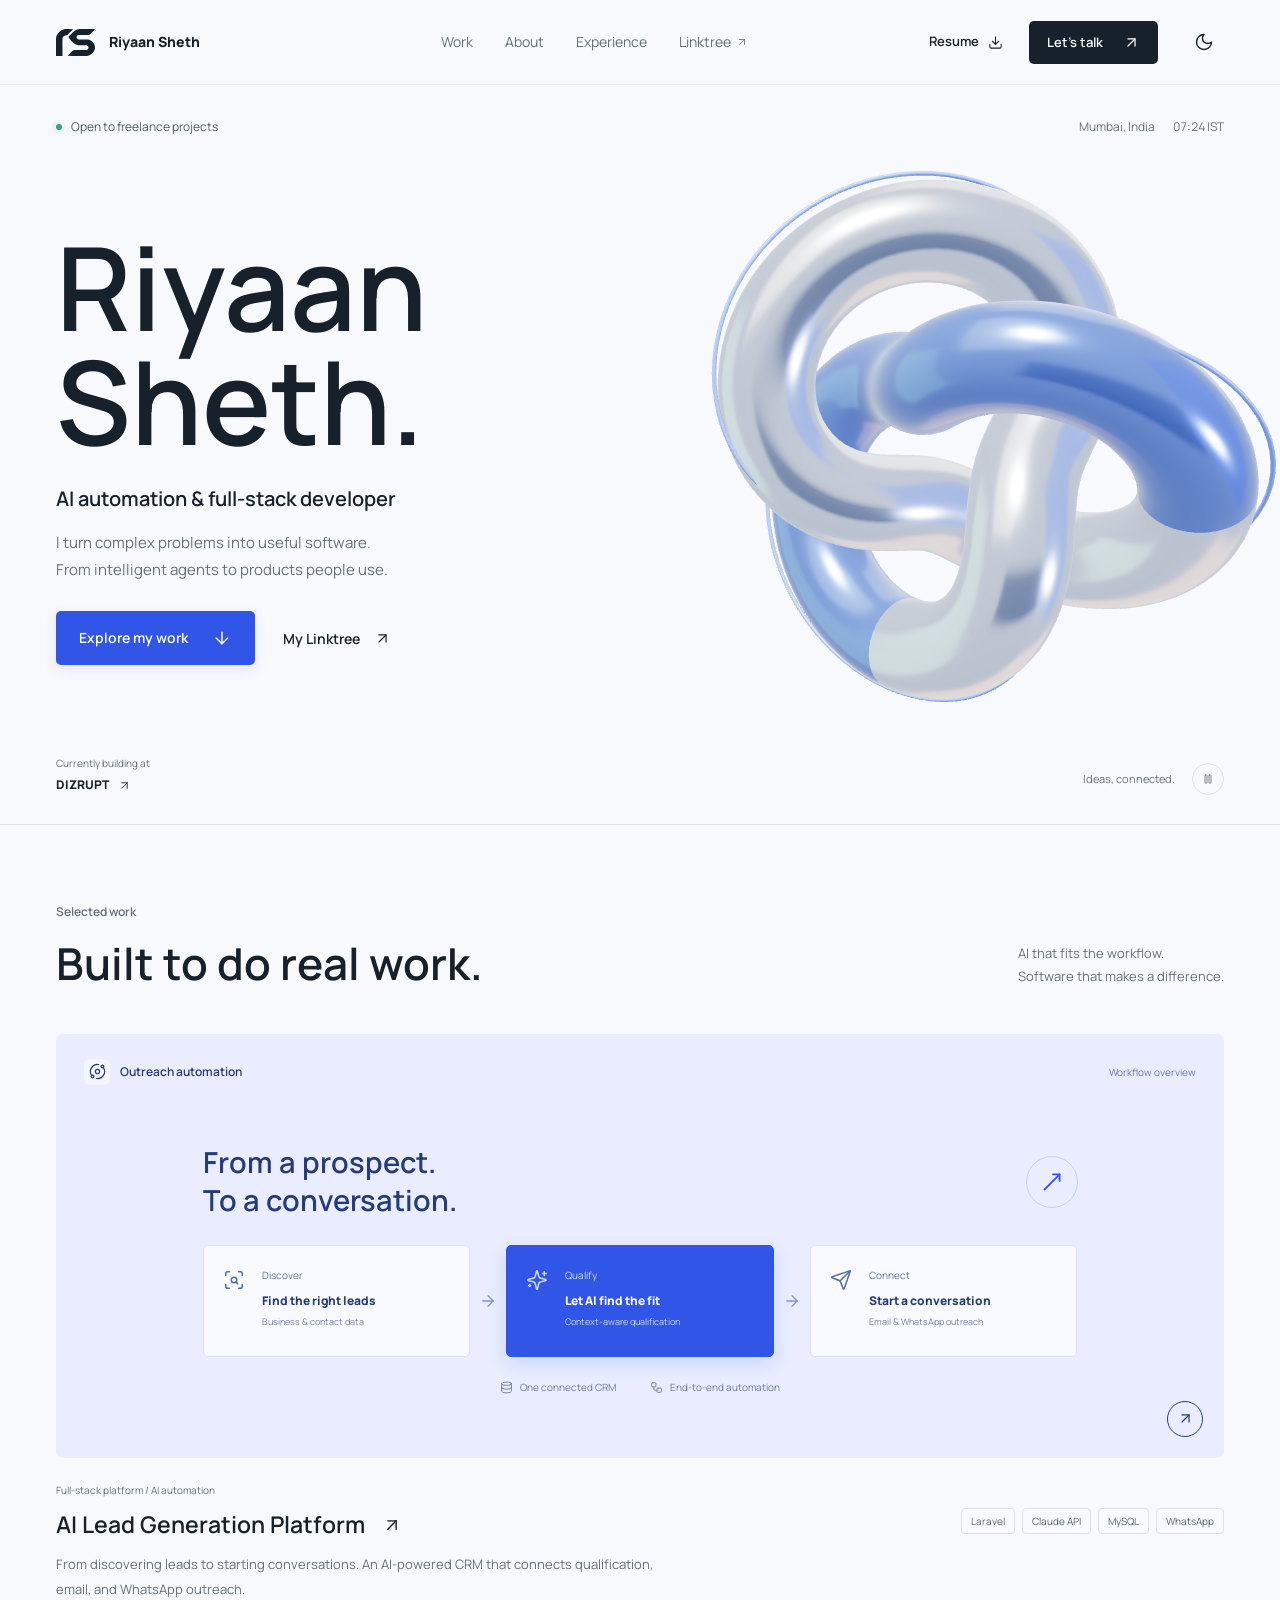
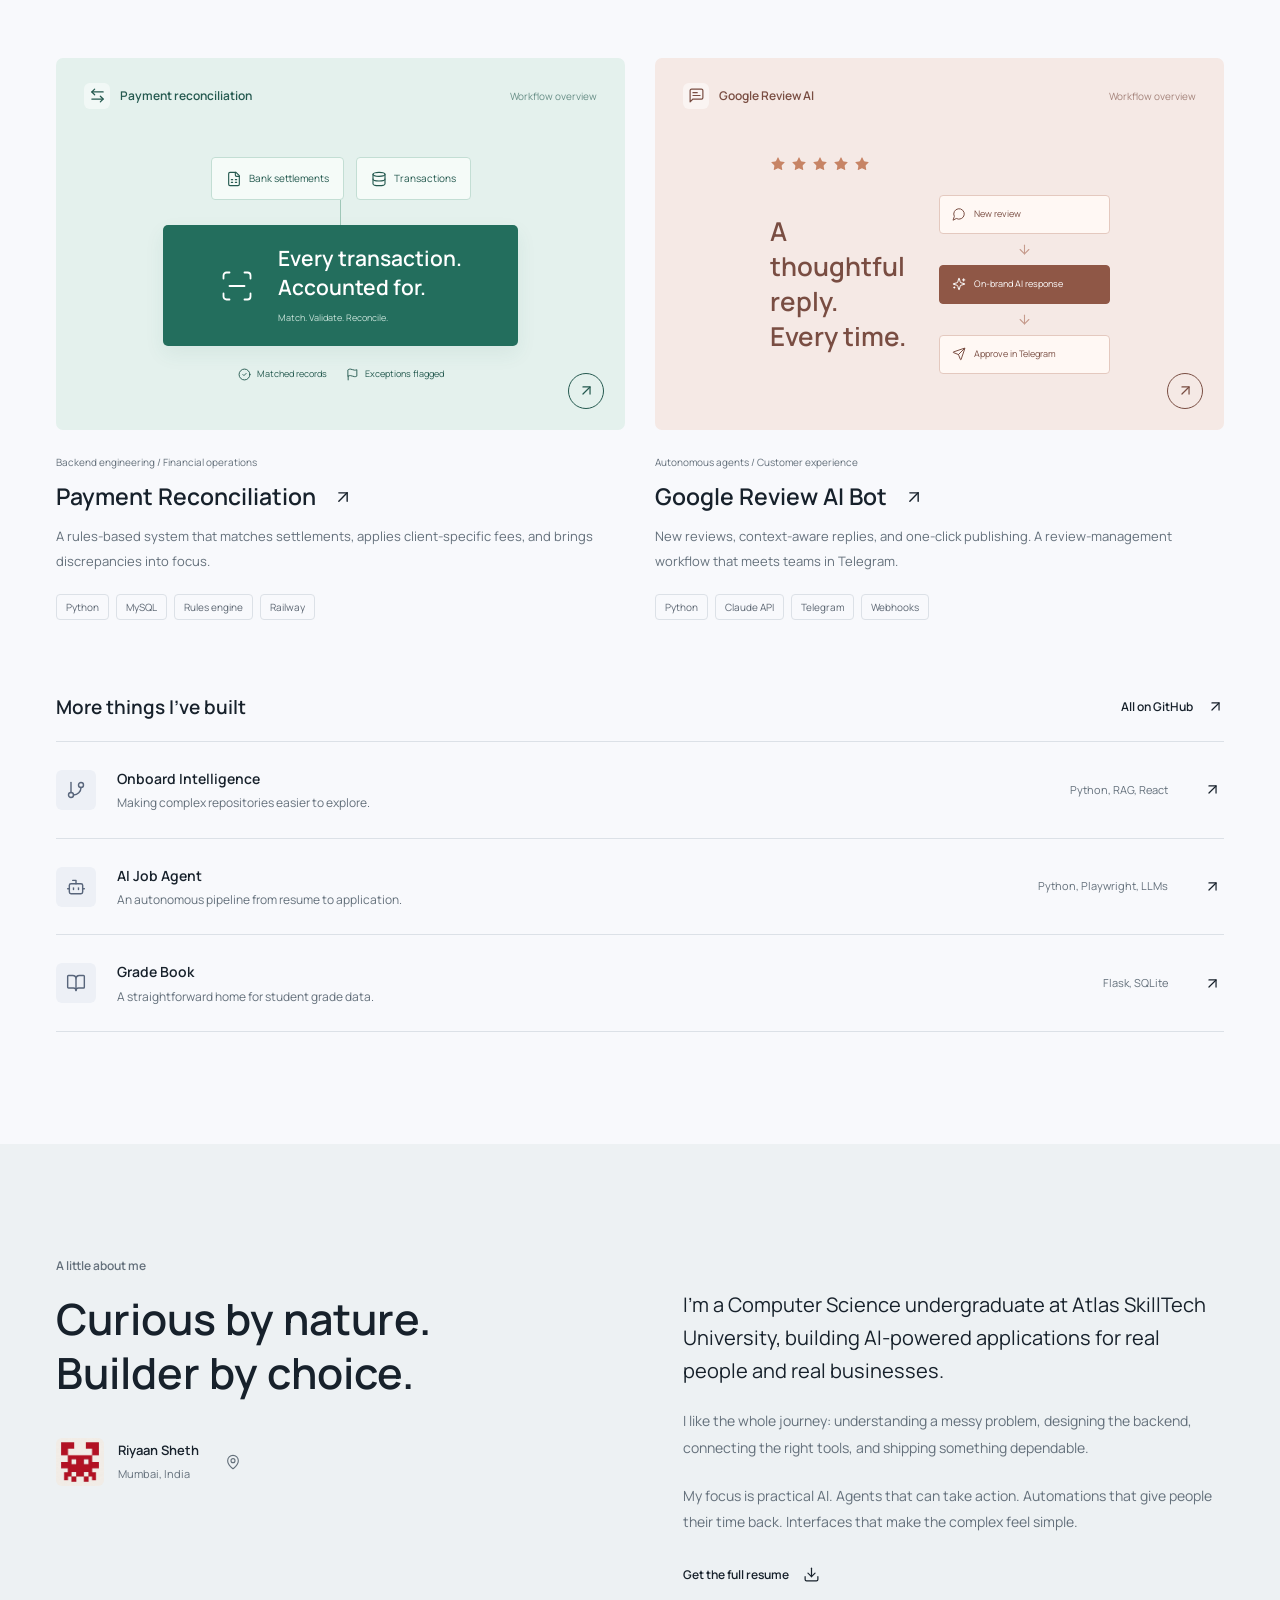
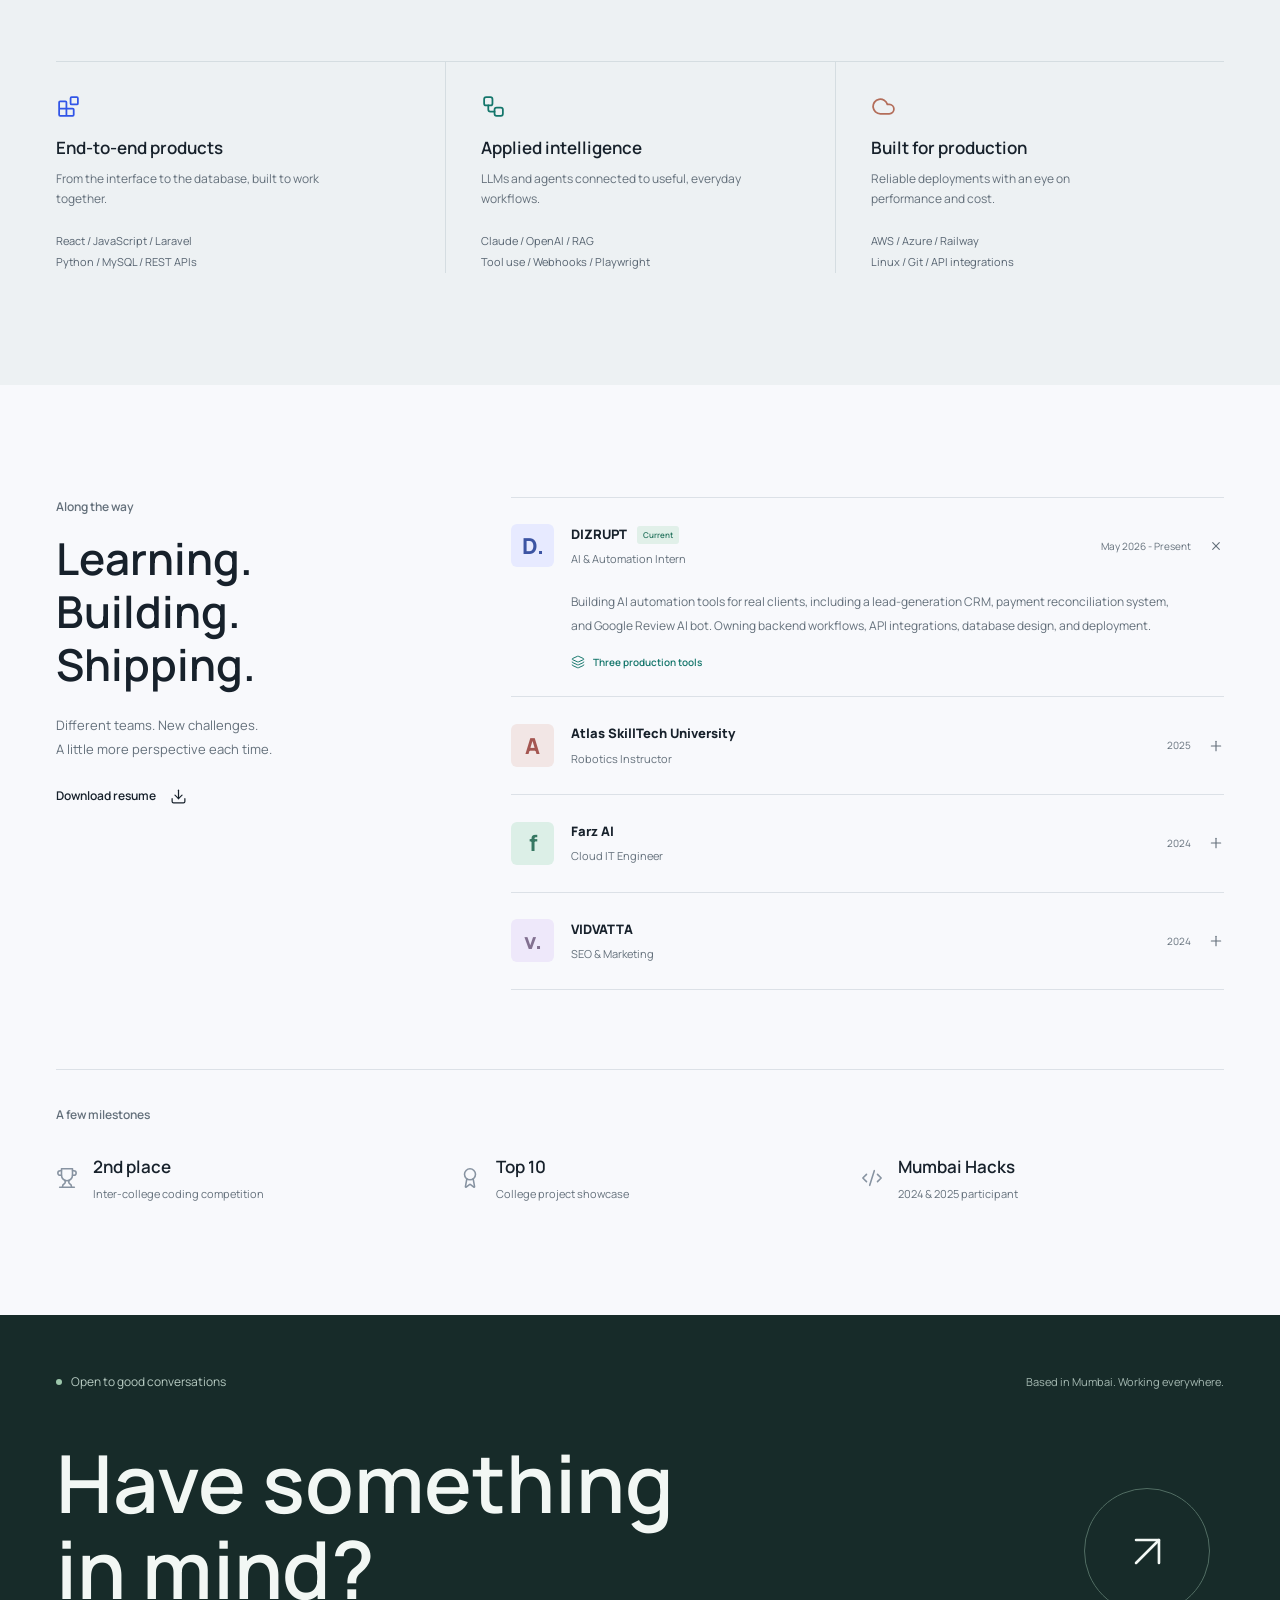
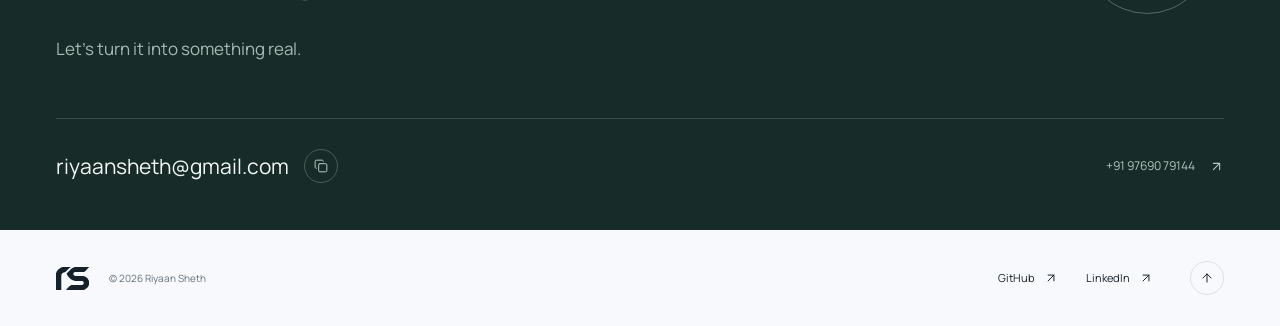
<file: index.html>
<!DOCTYPE html>
<html lang="en">
<head>
  <meta charset="utf-8">
  <meta name="viewport" content="width=device-width, initial-scale=1">
  <meta name="description" content="Riyaan Sheth is an AI automation and full-stack developer in Mumbai, building useful AI products, autonomous agents, and dependable software.">
  <meta name="theme-color" content="#f8f9fc">
  <meta name="author" content="Riyaan Sheth">
  <meta property="og:type" content="website">
  <meta property="og:title" content="Riyaan Sheth | AI Automation & Full-Stack Developer">
  <meta property="og:description" content="Thoughtful engineering. Useful AI. Explore selected work by Riyaan Sheth.">
  <meta property="og:url" content="https://riyaansheth.tech/">
  <meta name="twitter:card" content="summary_large_image">
  <meta name="twitter:title" content="Riyaan Sheth | AI Automation & Full-Stack Developer">
  <meta name="twitter:description" content="Thoughtful engineering. Useful AI. Explore selected work by Riyaan Sheth.">
  <link rel="canonical" href="https://riyaansheth.tech/">
  <link rel="icon" href="assets/favicon.svg" type="image/svg+xml">
  <link rel="icon" href="assets/favicon.png" sizes="180x180">
  <link rel="apple-touch-icon" href="assets/favicon.png">
  <link rel="preload" href="assets/manrope-regular.woff2" as="font" type="font/woff2" crossorigin>
  <link rel="preload" href="assets/manrope-extrabold.woff2" as="font" type="font/woff2" crossorigin>
  <link rel="stylesheet" href="assets/site.css">
  <script>try{var t=localStorage.getItem("theme")||"light";document.documentElement.dataset.theme=t;if(t==="dark")document.querySelector('meta[name=theme-color]').content="#0f141b"}catch(e){}</script>
  <script src="assets/icons.js" defer></script>
  <script src="assets/site.js" defer></script>
  <title>Riyaan Sheth | AI Automation & Full-Stack Developer</title>
</head>
<body>
  <a class="skip-link" href="#main">Skip to content</a>
  <header class="site-header">
    <div class="nav-wrap container">
      <a class="wordmark" href="#home" aria-label="Riyaan Sheth, home"><span class="monogram" aria-hidden="true"></span><span class="wordmark-name">Riyaan Sheth</span></a>
      <nav class="desktop-nav" aria-label="Main navigation">
        <a href="#work">Work</a><a href="#about">About</a><a href="#experience">Experience</a><a class="linktree-nav" href="links.html">Linktree <i data-lucide="arrow-up-right" aria-hidden="true"></i></a>
      </nav>
      <div class="nav-actions">
        <a class="nav-resume" href="assets/riyaan-sheth-resume.pdf" download>Resume <i data-lucide="download" aria-hidden="true"></i></a>
        <a class="button button-small button-dark" href="#contact">Let's talk <i data-lucide="arrow-up-right" aria-hidden="true"></i></a>
        <button class="icon-button theme-toggle" type="button" aria-label="Switch to dark mode" aria-pressed="false" title="Switch to dark mode"><i data-lucide="moon" aria-hidden="true"></i></button><button class="icon-button menu-toggle" type="button" aria-label="Open navigation" aria-expanded="false" aria-controls="mobile-nav" title="Open navigation"><i data-lucide="menu" aria-hidden="true"></i></button>
      </div>
    </div>
    <nav id="mobile-nav" class="mobile-nav" aria-label="Mobile navigation" hidden>
      <a href="#work">Selected work <i data-lucide="arrow-up-right" aria-hidden="true"></i></a>
      <a href="#about">About me <i data-lucide="arrow-up-right" aria-hidden="true"></i></a>
      <a href="#experience">Experience <i data-lucide="arrow-up-right" aria-hidden="true"></i></a>
      <a href="#contact">Get in touch <i data-lucide="arrow-up-right" aria-hidden="true"></i></a>
      <a href="links.html">Linktree <i data-lucide="link" aria-hidden="true"></i></a>
      <a href="assets/riyaan-sheth-resume.pdf" download>Download resume <i data-lucide="download" aria-hidden="true"></i></a>
    </nav>
  </header>

  <main id="main">
    <section class="hero" id="home" aria-labelledby="hero-title">
      <div id="hero-art" class="hero-art" role="img" aria-label="An interactive cobalt and chrome sculpture of connected loops" tabindex="0" title="Drag or use arrow keys to rotate the sculpture"></div>
      <div class="hero-inner container">
        <div class="hero-topline"><span class="availability"><span class="status-dot"></span>Open to freelance projects</span><span class="local-time">Mumbai, India <span id="mumbai-time"></span></span></div>
        <div class="hero-copy">
          <h1 id="hero-title">Riyaan<br>Sheth<span class="name-period">.</span></h1>
          <p class="hero-role">AI automation &amp;<br class="mobile-break"> full-stack developer</p>
          <p class="hero-description">I turn complex problems into useful software.<br class="desktop-break"> From intelligent agents to products people use.</p>
          <div class="hero-actions"><a class="button button-primary" href="#work">Explore my work <i data-lucide="arrow-down" aria-hidden="true"></i></a><a class="text-link" href="links.html">My Linktree <i data-lucide="arrow-up-right" aria-hidden="true"></i></a></div>
        </div>
        <div class="hero-bottom"><p><span class="tiny-label">Currently building at</span><strong>DIZRUPT <i data-lucide="arrow-up-right" aria-hidden="true"></i></strong></p><div class="art-caption"><span>Ideas, connected.</span><button class="icon-button motion-toggle" type="button" aria-label="Pause animation" aria-pressed="false" title="Pause animation" hidden><i data-lucide="pause" aria-hidden="true"></i></button></div></div>
      </div>
    </section>

    <section class="work section container" id="work" aria-labelledby="work-title">
      <div class="section-heading"><div><p class="section-label">Selected work</p><h2 id="work-title">Built to do real work.</h2></div><p class="heading-note">AI that fits the workflow.<br>Software that makes a difference.</p></div>
      <div class="project-grid">
        <article class="project project-featured">
          <button class="project-visual lead-visual" type="button" data-project="leadgen" aria-label="Read about the AI Lead Generation Platform">
            <span class="visual-label"><span class="mini-mark"><i data-lucide="orbit" aria-hidden="true"></i></span>Outreach automation</span><span class="visual-note">Workflow overview</span>
            <div class="pipeline" aria-hidden="true">
              <div class="pipeline-heading"><span>From a prospect.<br>To a conversation.</span><span class="pipeline-symbol"><i data-lucide="move-up-right"></i></span></div>
              <div class="pipeline-steps">
                <div class="pipeline-step"><i data-lucide="scan-search"></i><span class="step-kicker">Discover</span><strong>Find the right leads</strong><span>Business &amp; contact data</span></div>
                <span class="pipeline-connector"><i data-lucide="arrow-right"></i></span>
                <div class="pipeline-step ai-step"><i data-lucide="sparkles"></i><span class="step-kicker">Qualify</span><strong>Let AI find the fit</strong><span>Context-aware qualification</span></div>
                <span class="pipeline-connector"><i data-lucide="arrow-right"></i></span>
                <div class="pipeline-step"><i data-lucide="send"></i><span class="step-kicker">Connect</span><strong>Start a conversation</strong><span>Email &amp; WhatsApp outreach</span></div>
              </div>
              <div class="pipeline-bottom"><span><i data-lucide="database"></i>One connected CRM</span><span><i data-lucide="workflow"></i>End-to-end automation</span></div>
            </div>
            <span class="visual-open"><i data-lucide="arrow-up-right" aria-hidden="true"></i></span>
          </button>
          <div class="project-info"><div><p class="project-category">Full-stack platform / AI automation</p><h3><button type="button" class="project-title" data-project="leadgen">AI Lead Generation Platform <i data-lucide="arrow-up-right" aria-hidden="true"></i></button></h3><p>From discovering leads to starting conversations. An AI-powered CRM that connects qualification, email, and WhatsApp outreach.</p></div><div class="tags"><span>Laravel</span><span>Claude API</span><span>MySQL</span><span>WhatsApp</span></div></div>
        </article>

        <article class="project">
          <button class="project-visual payment-visual" type="button" data-project="payments" aria-label="Read about the Payment Reconciliation System">
            <span class="visual-label"><span class="mini-mark"><i data-lucide="arrow-left-right" aria-hidden="true"></i></span>Payment reconciliation</span><span class="visual-note">Workflow overview</span>
            <div class="reconcile-preview" aria-hidden="true"><div class="file-pair"><span><i data-lucide="file-spreadsheet"></i>Bank settlements</span><span><i data-lucide="database"></i>Transactions</span></div><div class="reconcile-line"></div><div class="match-engine"><i data-lucide="scan-line"></i><div><strong>Every transaction.<br>Accounted for.</strong><span>Match. Validate. Reconcile.</span></div></div><div class="result-pair"><span><i data-lucide="circle-check"></i>Matched records</span><span><i data-lucide="flag"></i>Exceptions flagged</span></div></div>
            <span class="visual-open"><i data-lucide="arrow-up-right" aria-hidden="true"></i></span>
          </button>
          <div class="project-info"><div><p class="project-category">Backend engineering / Financial operations</p><h3><button type="button" class="project-title" data-project="payments">Payment Reconciliation <i data-lucide="arrow-up-right" aria-hidden="true"></i></button></h3><p>A rules-based system that matches settlements, applies client-specific fees, and brings discrepancies into focus.</p></div><div class="tags"><span>Python</span><span>MySQL</span><span>Rules engine</span><span>Railway</span></div></div>
        </article>

        <article class="project">
          <button class="project-visual review-visual" type="button" data-project="reviews" aria-label="Read about the Google Review AI Bot">
            <span class="visual-label"><span class="mini-mark"><i data-lucide="message-square-text" aria-hidden="true"></i></span>Google Review AI</span><span class="visual-note">Workflow overview</span>
            <div class="review-preview" aria-hidden="true"><div class="review-stars"><i data-lucide="star"></i><i data-lucide="star"></i><i data-lucide="star"></i><i data-lucide="star"></i><i data-lucide="star"></i></div><strong>A thoughtful reply.<br>Every time.</strong><div class="review-route"><span><i data-lucide="message-circle"></i>New review</span><i data-lucide="arrow-down"></i><span class="review-ai"><i data-lucide="sparkles"></i>On-brand AI response</span><i data-lucide="arrow-down"></i><span><i data-lucide="send"></i>Approve in Telegram</span></div></div>
            <span class="visual-open"><i data-lucide="arrow-up-right" aria-hidden="true"></i></span>
          </button>
          <div class="project-info"><div><p class="project-category">Autonomous agents / Customer experience</p><h3><button type="button" class="project-title" data-project="reviews">Google Review AI Bot <i data-lucide="arrow-up-right" aria-hidden="true"></i></button></h3><p>New reviews, context-aware replies, and one-click publishing. A review-management workflow that meets teams in Telegram.</p></div><div class="tags"><span>Python</span><span>Claude API</span><span>Telegram</span><span>Webhooks</span></div></div>
        </article>
      </div>

      <div class="more-work"><div class="more-work-heading"><h3>More things I've built</h3><a class="text-link" href="https://github.com/riyaansheth" target="_blank" rel="noopener noreferrer">All on GitHub <i data-lucide="arrow-up-right" aria-hidden="true"></i></a></div>
        <a class="archive-link" href="https://github.com/riyaansheth/oss_onboard_intelligence_system" target="_blank" rel="noopener noreferrer"><span class="archive-icon"><i data-lucide="git-branch" aria-hidden="true"></i></span><span><strong>Onboard Intelligence</strong><span>Making complex repositories easier to explore.</span></span><span class="archive-stack">Python, RAG, React</span><i data-lucide="arrow-up-right" aria-hidden="true"></i></a>
        <a class="archive-link" href="https://github.com/riyaansheth/Ai-Job-Agent" target="_blank" rel="noopener noreferrer"><span class="archive-icon"><i data-lucide="bot" aria-hidden="true"></i></span><span><strong>AI Job Agent</strong><span>An autonomous pipeline from resume to application.</span></span><span class="archive-stack">Python, Playwright, LLMs</span><i data-lucide="arrow-up-right" aria-hidden="true"></i></a>
        <a class="archive-link" href="https://github.com/riyaansheth/Grade_book" target="_blank" rel="noopener noreferrer"><span class="archive-icon"><i data-lucide="book-open" aria-hidden="true"></i></span><span><strong>Grade Book</strong><span>A straightforward home for student grade data.</span></span><span class="archive-stack">Flask, SQLite</span><i data-lucide="arrow-up-right" aria-hidden="true"></i></a>
      </div>
    </section>

    <section class="about section" id="about" aria-labelledby="about-title"><div class="container">
      <div class="about-grid"><div class="about-intro"><p class="section-label">A little about me</p><h2 id="about-title">Curious by nature.<br>Builder by choice.</h2><div class="profile-signature"><img src="assets/riyaan-avatar.png" width="48" height="48" alt="Riyaan's GitHub avatar" loading="lazy"><div><strong>Riyaan Sheth</strong><span>Mumbai, India</span></div><i data-lucide="map-pin" aria-hidden="true"></i></div></div><div class="about-copy"><p class="about-lead">I'm a Computer Science undergraduate at Atlas SkillTech University, building AI-powered applications for real people and real businesses.</p><p>I like the whole journey: understanding a messy problem, designing the backend, connecting the right tools, and shipping something dependable.</p><p>My focus is practical AI. Agents that can take action. Automations that give people their time back. Interfaces that make the complex feel simple.</p><a class="text-link" href="assets/riyaan-sheth-resume.pdf" download>Get the full resume <i data-lucide="download" aria-hidden="true"></i></a></div></div>
      <div class="capabilities" id="skills"><div class="capability"><i data-lucide="blocks" aria-hidden="true"></i><h3>End-to-end products</h3><p>From the interface to the database, built to work together.</p><div class="skill-list">React / JavaScript / Laravel<br>Python / MySQL / REST APIs</div></div><div class="capability"><i data-lucide="workflow" aria-hidden="true"></i><h3>Applied intelligence</h3><p>LLMs and agents connected to useful, everyday workflows.</p><div class="skill-list">Claude / OpenAI / RAG<br>Tool use / Webhooks / Playwright</div></div><div class="capability"><i data-lucide="cloud" aria-hidden="true"></i><h3>Built for production</h3><p>Reliable deployments with an eye on performance and cost.</p><div class="skill-list">AWS / Azure / Railway<br>Linux / Git / API integrations</div></div></div>
    </div></section>

    <section class="experience section container" id="experience" aria-labelledby="experience-title"><div class="experience-layout"><div class="experience-intro"><p class="section-label">Along the way</p><h2 id="experience-title">Learning.<br>Building.<br>Shipping.</h2><p>Different teams. New challenges.<br>A little more perspective each time.</p><a class="text-link" href="assets/riyaan-sheth-resume.pdf" download>Download resume <i data-lucide="download" aria-hidden="true"></i></a></div><div class="experience-list">
      <details class="experience-item" open><summary><span class="company-mark dizrupt-mark">D.</span><span class="experience-name"><strong>DIZRUPT <span class="current-label">Current</span></strong><span>AI &amp; Automation Intern</span></span><span class="experience-date">May 2026 - Present</span><i data-lucide="plus" class="details-icon" aria-hidden="true"></i></summary><div class="experience-body"><p>Building AI automation tools for real clients, including a lead-generation CRM, payment reconciliation system, and Google Review AI bot. Owning backend workflows, API integrations, database design, and deployment.</p><span class="experience-impact"><i data-lucide="layers" aria-hidden="true"></i>Three production tools</span></div></details>
      <details class="experience-item"><summary><span class="company-mark atlas-mark">A</span><span class="experience-name"><strong>Atlas SkillTech University</strong><span>Robotics Instructor</span></span><span class="experience-date">2025</span><i data-lucide="plus" class="details-icon" aria-hidden="true"></i></summary><div class="experience-body"><p>Taught robotics fundamentals to students aged 16 to 18. Covered Arduino hardware and C++ programming, and guided teams from their first circuit to a finished robotics project.</p><span class="experience-impact"><i data-lucide="circuit-board" aria-hidden="true"></i>Hands-on hardware and software</span></div></details>
      <details class="experience-item"><summary><span class="company-mark farz-mark">f</span><span class="experience-name"><strong>Farz AI</strong><span>Cloud IT Engineer</span></span><span class="experience-date">2024</span><i data-lucide="plus" class="details-icon" aria-hidden="true"></i></summary><div class="experience-body"><p>Optimized AWS and Azure infrastructure for an AI startup. Audited resource allocation and billing patterns to bring down monthly cloud costs.</p><span class="experience-impact"><i data-lucide="trending-down" aria-hidden="true"></i>20% reduction in cloud costs</span></div></details>
      <details class="experience-item"><summary><span class="company-mark vidvatta-mark">v.</span><span class="experience-name"><strong>VIDVATTA</strong><span>SEO &amp; Marketing</span></span><span class="experience-date">2024</span><i data-lucide="plus" class="details-icon" aria-hidden="true"></i></summary><div class="experience-body"><p>Wrote SEO-focused content, led a masterclass, and supported web analytics for an education platform.</p><span class="experience-impact"><i data-lucide="trending-up" aria-hidden="true"></i>30% increase in per-click views</span></div></details>
    </div></div>
      <div class="recognition"><p class="section-label">A few milestones</p><div class="recognition-grid"><div><i data-lucide="trophy" aria-hidden="true"></i><strong>2nd place</strong><span>Inter-college coding competition</span></div><div><i data-lucide="award" aria-hidden="true"></i><strong>Top 10</strong><span>College project showcase</span></div><div><i data-lucide="code-xml" aria-hidden="true"></i><strong>Mumbai Hacks</strong><span>2024 &amp; 2025 participant</span></div></div></div>
    </section>

    <section class="contact section" id="contact" aria-labelledby="contact-title"><div class="container"><div class="contact-top"><span class="availability"><span class="status-dot"></span>Open to good conversations</span><span>Based in Mumbai. Working everywhere.</span></div><div class="contact-main"><div><h2 id="contact-title">Have something<br>in mind?</h2><p>Let's turn it into something real.</p></div><a class="contact-arrow" href="mailto:riyaansheth@gmail.com" aria-label="Email Riyaan about a project" title="Email Riyaan"><i data-lucide="arrow-up-right" aria-hidden="true"></i></a></div><div class="contact-bottom"><div class="email-wrap"><a class="email-link" href="mailto:riyaansheth@gmail.com">riyaansheth@gmail.com</a><button class="icon-button copy-email" type="button" aria-label="Copy email address" title="Copy email address"><i data-lucide="copy" aria-hidden="true"></i></button></div><a class="phone-link" href="tel:+919769079144">+91 97690 79144 <i data-lucide="arrow-up-right" aria-hidden="true"></i></a></div></div></section>
  </main>

  <footer class="site-footer container"><a class="wordmark" href="#home" aria-label="Back to home"><span class="monogram" aria-hidden="true"></span><span class="copyright">&copy; <span id="year">2026</span> Riyaan Sheth</span></a><div class="footer-links"><a href="https://github.com/riyaansheth" target="_blank" rel="noopener noreferrer">GitHub <i data-lucide="arrow-up-right" aria-hidden="true"></i></a><a href="https://www.linkedin.com/in/riyaansheth/" target="_blank" rel="noopener noreferrer">LinkedIn <i data-lucide="arrow-up-right" aria-hidden="true"></i></a><a href="#home" class="back-top" aria-label="Back to top" title="Back to top"><i data-lucide="arrow-up" aria-hidden="true"></i></a></div></footer>

  <dialog id="project-dialog" class="project-dialog" aria-labelledby="dialog-title"><div class="dialog-top"><span id="dialog-category" class="section-label"></span><button class="icon-button dialog-close" type="button" aria-label="Close project details" title="Close project details"><i data-lucide="x" aria-hidden="true"></i></button></div><h2 id="dialog-title"></h2><p id="dialog-description" class="dialog-description"></p><div id="dialog-content"></div><div id="dialog-tags" class="tags"></div><div class="dialog-footer" id="dialog-links"></div></dialog>
  <div class="toast" role="status" aria-live="polite" aria-atomic="true"></div>
</body>
</html>
</file>
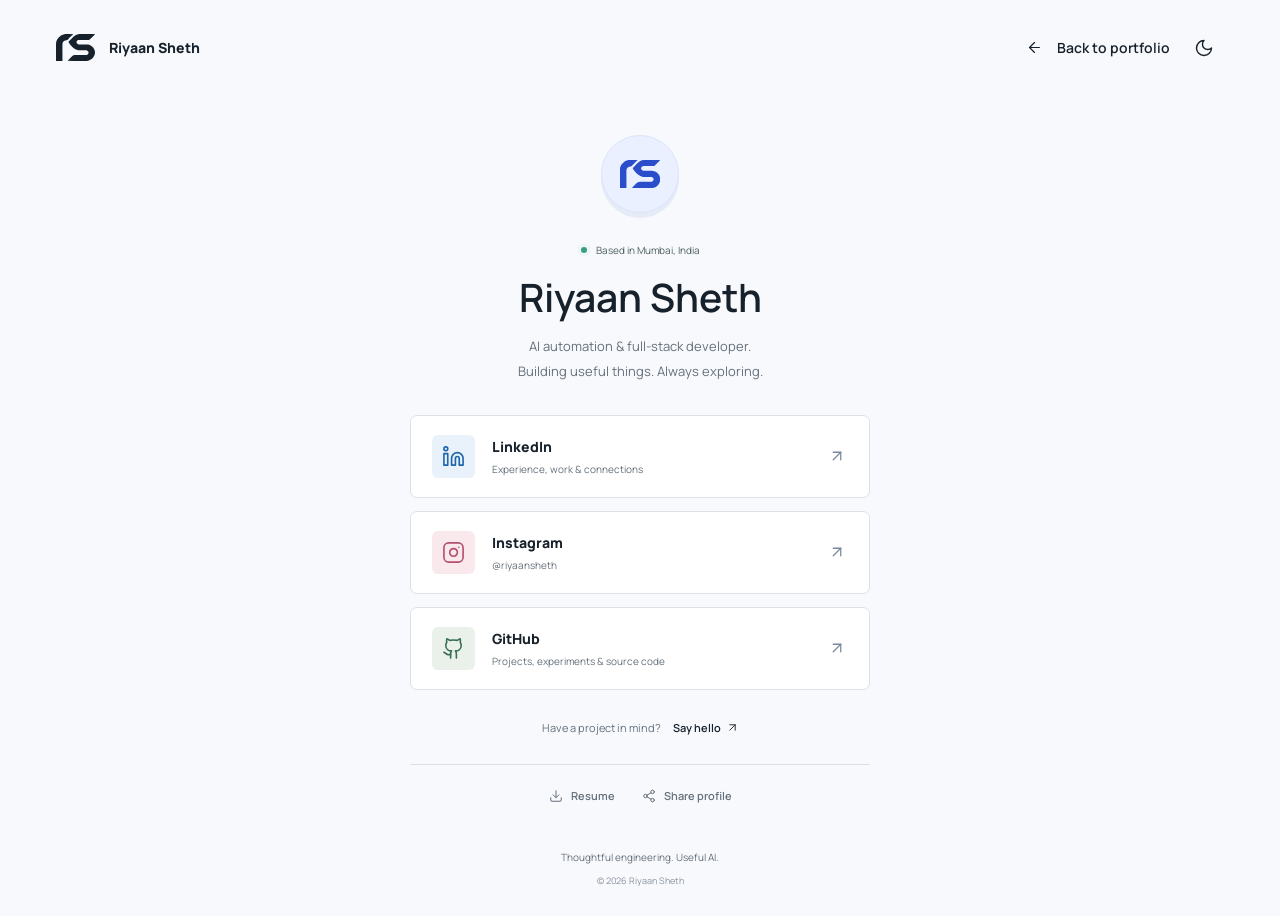
<file: links.html>
<!DOCTYPE html>
<html lang="en">
<head>
  <meta charset="utf-8">
  <meta name="viewport" content="width=device-width, initial-scale=1">
  <meta name="description" content="Find Riyaan Sheth on LinkedIn, Instagram, and GitHub. AI automation and full-stack developer based in Mumbai.">
  <meta name="theme-color" content="#f8f9fc">
  <meta property="og:type" content="profile">
  <meta property="og:title" content="Riyaan Sheth | Find me online">
  <meta property="og:description" content="LinkedIn, Instagram, GitHub, and a way to say hello.">
  <meta property="og:url" content="https://riyaansheth.tech/links.html">
  <link rel="canonical" href="https://riyaansheth.tech/links.html">
  <link rel="icon" href="assets/favicon.svg" type="image/svg+xml">
  <link rel="icon" href="assets/favicon.png" sizes="180x180">
  <link rel="apple-touch-icon" href="assets/favicon.png">
  <link rel="preload" href="assets/manrope-regular.woff2" as="font" type="font/woff2" crossorigin>
  <link rel="stylesheet" href="assets/site.css">
  <script>try{var t=localStorage.getItem("theme")||"light";document.documentElement.dataset.theme=t;if(t==="dark")document.querySelector('meta[name=theme-color]').content="#0f141b"}catch(e){}</script>
  <script src="assets/icons.js" defer></script>
  <script src="assets/site.js" defer></script>
  <title>Riyaan Sheth | Find me online</title>
</head>
<body class="links-page">
  <a class="skip-link" href="#main">Skip to content</a>
  <header class="links-header container"><a class="wordmark" href="index.html" aria-label="Riyaan Sheth, portfolio"><span class="monogram" aria-hidden="true"></span><span class="wordmark-name">Riyaan Sheth</span></a><span class="links-header-actions"><a class="text-link" href="index.html"><i data-lucide="arrow-left" aria-hidden="true"></i>Back to portfolio</a><button class="icon-button theme-toggle" type="button" aria-label="Switch to dark mode" aria-pressed="false" title="Switch to dark mode"><i data-lucide="moon" aria-hidden="true"></i></button></span></header>
  <main class="links-main" id="main">
    <div class="links-profile"><span class="profile-monogram" aria-hidden="true"><span class="monogram"></span></span><span class="availability"><span class="status-dot"></span>Based in Mumbai, India</span><h1>Riyaan Sheth</h1><p>AI automation &amp; full-stack developer.<br>Building useful things. Always exploring.</p></div>
    <div class="profile-links" aria-label="Social profiles">
      <a class="profile-link linkedin-link" href="https://www.linkedin.com/in/riyaansheth/" target="_blank" rel="noopener noreferrer"><span class="social-icon"><i data-lucide="linkedin" aria-hidden="true"></i></span><span><strong>LinkedIn</strong><span>Experience, work &amp; connections</span></span><i data-lucide="arrow-up-right" aria-hidden="true"></i></a>
      <a class="profile-link instagram-link" href="https://www.instagram.com/riyaansheth/" target="_blank" rel="noopener noreferrer"><span class="social-icon"><i data-lucide="instagram" aria-hidden="true"></i></span><span><strong>Instagram</strong><span>@riyaansheth</span></span><i data-lucide="arrow-up-right" aria-hidden="true"></i></a>
      <a class="profile-link github-link" href="https://github.com/riyaansheth" target="_blank" rel="noopener noreferrer"><span class="social-icon"><i data-lucide="github" aria-hidden="true"></i></span><span><strong>GitHub</strong><span>Projects, experiments &amp; source code</span></span><i data-lucide="arrow-up-right" aria-hidden="true"></i></a>
    </div>
    <div class="links-contact"><span>Have a project in mind?</span><a href="mailto:riyaansheth@gmail.com">Say hello <i data-lucide="arrow-up-right" aria-hidden="true"></i></a></div>
    <div class="links-utilities"><a class="text-link" href="assets/riyaan-sheth-resume.pdf" download><i data-lucide="download" aria-hidden="true"></i>Resume</a><button class="text-link share-profile" type="button"><i data-lucide="share-2" aria-hidden="true"></i>Share profile</button></div>
  </main>
  <footer class="links-footer"><a href="index.html">Thoughtful engineering. Useful AI.</a><span>&copy; <span id="year">2026</span> Riyaan Sheth</span></footer>
  <div class="toast" role="status" aria-live="polite" aria-atomic="true"></div>
</body>
</html>
</file>
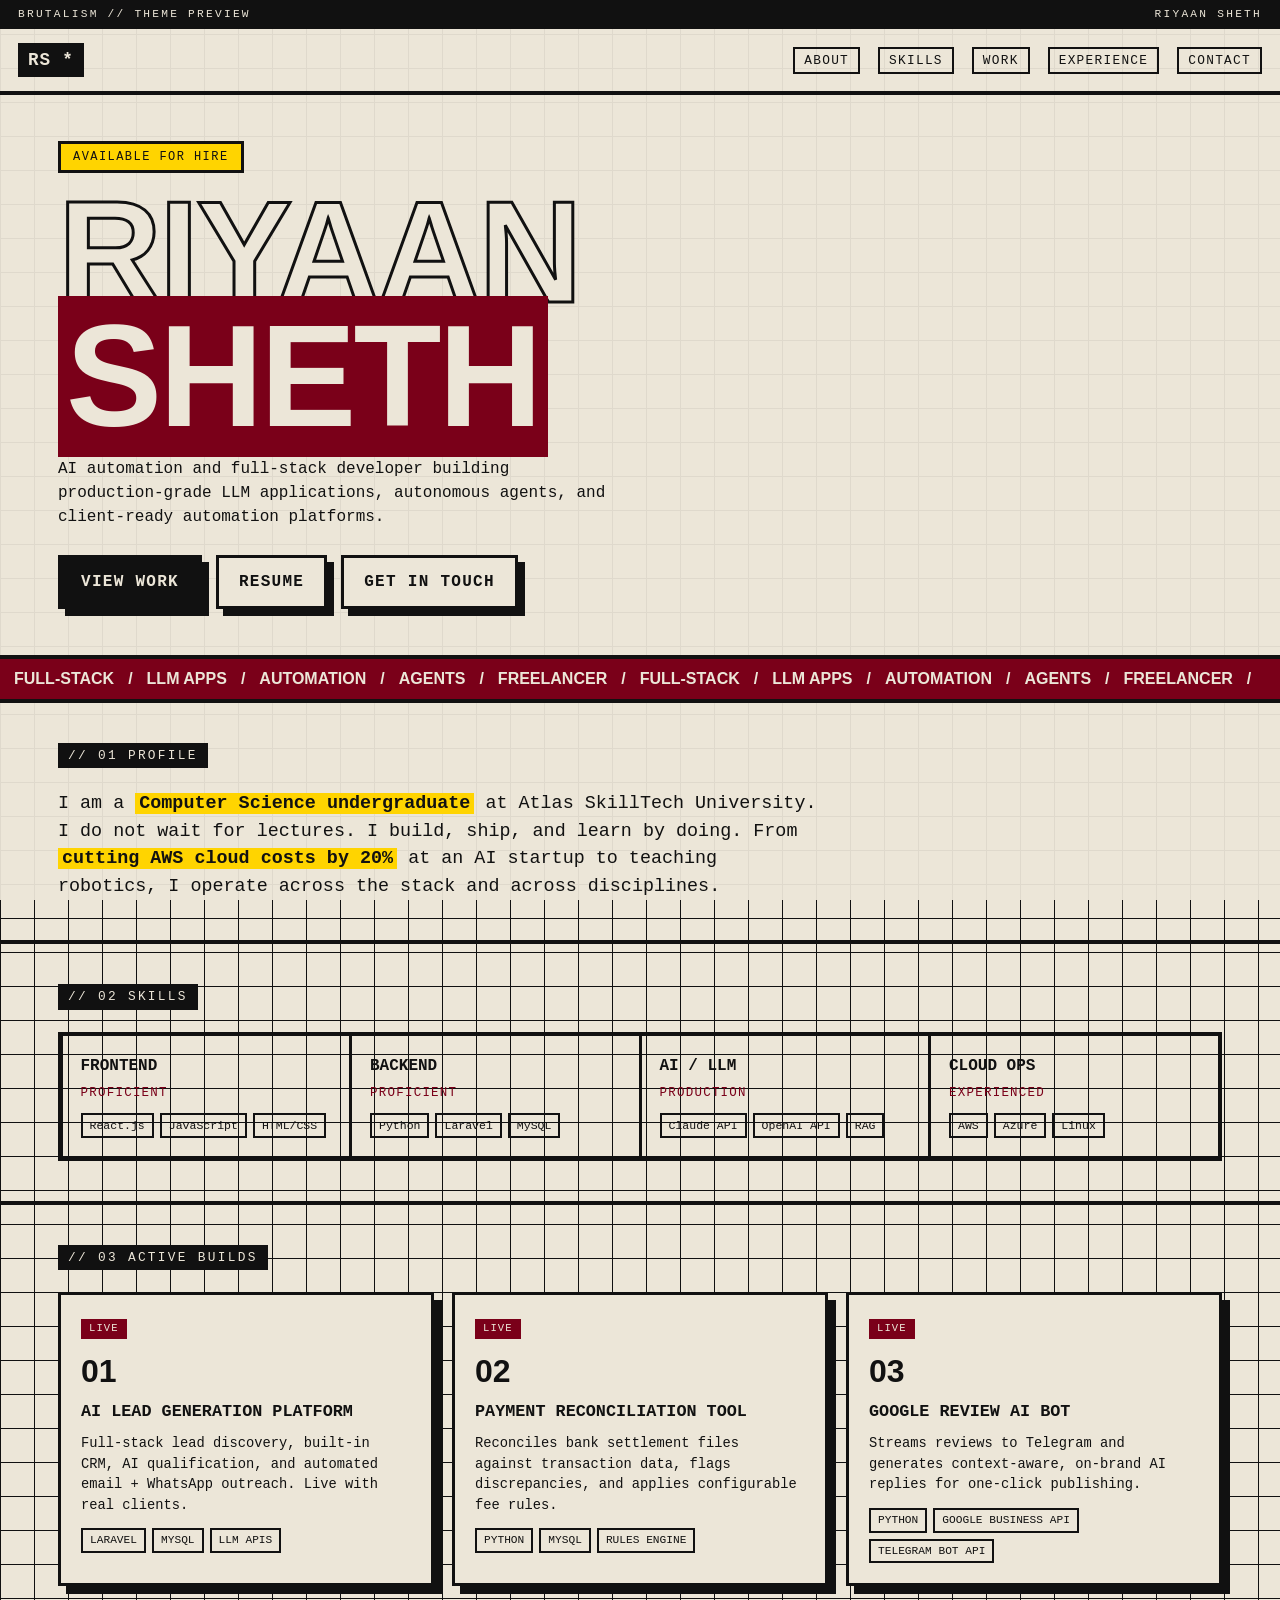
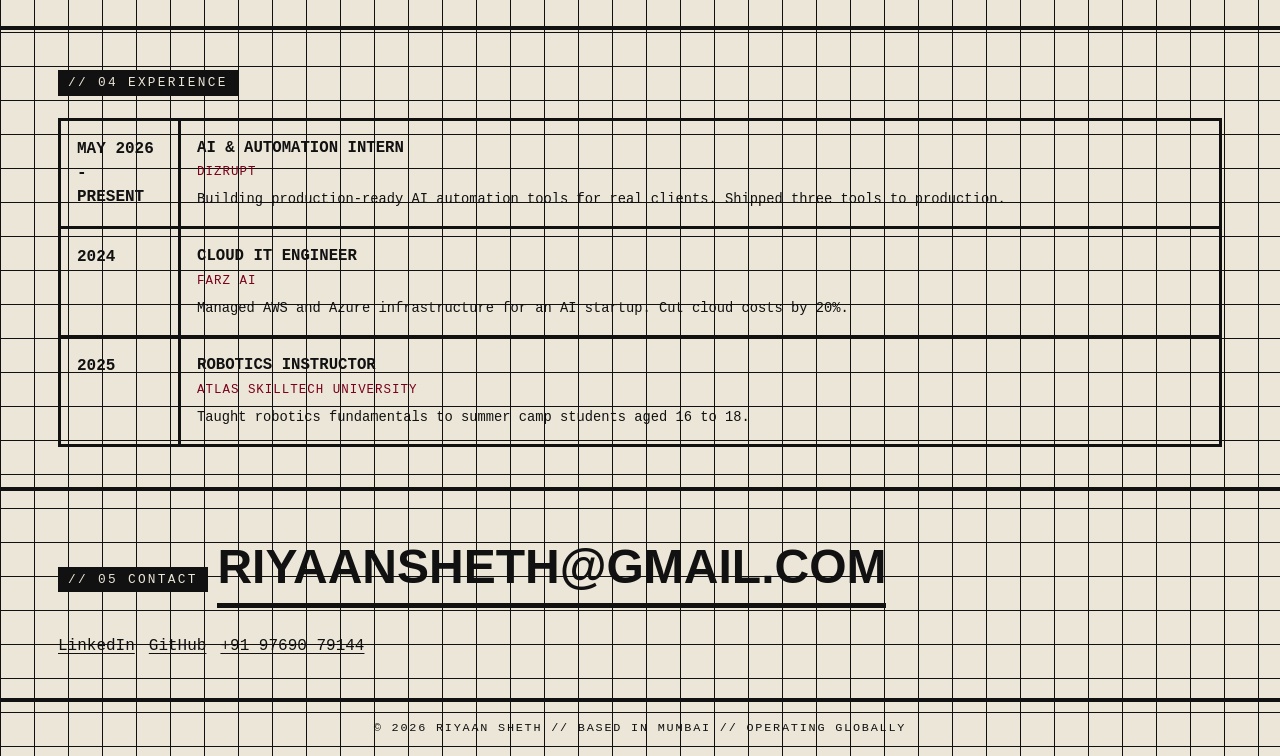
<file: templates/brutalism.html>
<!DOCTYPE html>
<html lang="en">
<head>
<meta charset="UTF-8"/>
<meta name="viewport" content="width=device-width, initial-scale=1.0"/>
<title>Riyaan Sheth // Brutalism Theme Preview</title>
<style>
  :root{
    --paper:#ece6d8; --ink:#111111; --accent:#7a0019; --hl:#ffd400; --line:#111111;
  }
  *{box-sizing:border-box;margin:0;padding:0;}
  body{background:var(--paper);color:var(--ink);font-family:'Courier New',Courier,monospace;line-height:1.5;
    background-image:linear-gradient(var(--ink) 1px,transparent 1px),linear-gradient(90deg,var(--ink) 1px,transparent 1px);
    background-size:34px 34px;background-blend-mode:normal;}
  body::before{content:'';position:fixed;inset:0;background:var(--paper);opacity:.94;z-index:-1;}
  a{color:var(--ink);text-decoration:underline;text-underline-offset:3px;}
  ::selection{background:var(--hl);}
  .wrap{max-width:1200px;margin:0 auto;padding:0 18px;}

  .ribbon{background:var(--ink);color:var(--paper);font-size:.7rem;letter-spacing:.2em;text-transform:uppercase;padding:6px 18px;display:flex;justify-content:space-between;}
  header{border-bottom:4px solid var(--ink);}
  .nav{display:flex;justify-content:space-between;align-items:center;padding:14px 18px;flex-wrap:wrap;gap:10px;}
  .brand{font-weight:bold;font-size:1.1rem;letter-spacing:.05em;text-transform:uppercase;background:var(--ink);color:var(--paper);padding:4px 10px;}
  .nav ul{display:flex;gap:18px;list-style:none;flex-wrap:wrap;}
  .nav a{text-transform:uppercase;font-size:.8rem;letter-spacing:.1em;text-decoration:none;border:2px solid var(--ink);padding:4px 9px;}
  .nav a:hover{background:var(--ink);color:var(--paper);}

  .hero{border-bottom:4px solid var(--ink);padding:46px 18px;}
  .tag{display:inline-block;background:var(--hl);border:3px solid var(--ink);padding:4px 12px;text-transform:uppercase;font-size:.75rem;letter-spacing:.12em;margin-bottom:18px;}
  .hero h1{font-family:Arial,Helvetica,sans-serif;font-weight:900;font-size:clamp(3rem,13vw,9rem);line-height:.86;letter-spacing:-.02em;text-transform:uppercase;}
  .hero h1 .b{color:var(--paper);-webkit-text-stroke:3px var(--ink);}
  .hero h1 em{font-style:normal;background:var(--accent);color:var(--paper);padding:0 8px;}
  .hero p{margin-top:18px;max-width:560px;font-size:1rem;}
  .btns{margin-top:26px;display:flex;gap:14px;flex-wrap:wrap;}
  .btn{display:inline-block;text-decoration:none;text-transform:uppercase;font-weight:bold;letter-spacing:.08em;border:3px solid var(--ink);background:var(--paper);padding:12px 20px;box-shadow:7px 7px 0 var(--ink);transition:transform .08s,box-shadow .08s;}
  .btn:hover{transform:translate(3px,3px);box-shadow:2px 2px 0 var(--ink);}
  .btn.fill{background:var(--ink);color:var(--paper);}

  section{border-bottom:4px solid var(--ink);padding:40px 18px;}
  .lbl{font-size:.8rem;text-transform:uppercase;letter-spacing:.18em;background:var(--ink);color:var(--paper);display:inline-block;padding:3px 10px;margin-bottom:22px;}
  h2{font-family:Arial,Helvetica,sans-serif;font-weight:900;text-transform:uppercase;font-size:clamp(1.6rem,5vw,2.8rem);margin-bottom:22px;letter-spacing:-.01em;}

  .about{font-size:1.15rem;max-width:760px;}
  .about b{background:var(--hl);padding:0 4px;}

  .grid{display:grid;gap:0;border:3px solid var(--ink);}
  .skills{grid-template-columns:repeat(auto-fit,minmax(220px,1fr));}
  .cell{border:3px solid var(--ink);padding:18px;margin:-1.5px;}
  .cell h3{text-transform:uppercase;font-size:1rem;margin-bottom:6px;}
  .cell .meta{font-size:.78rem;text-transform:uppercase;letter-spacing:.1em;color:var(--accent);}
  .cell ul{list-style:none;margin-top:10px;display:flex;flex-wrap:wrap;gap:6px;}
  .cell li{border:2px solid var(--ink);padding:2px 7px;font-size:.72rem;}

  .work{display:grid;grid-template-columns:repeat(auto-fit,minmax(300px,1fr));gap:18px;}
  .card{border:3px solid var(--ink);background:var(--paper);padding:20px;box-shadow:8px 8px 0 var(--ink);text-decoration:none;color:var(--ink);display:block;}
  .card:hover{box-shadow:3px 3px 0 var(--accent);}
  .card .no{font-family:Arial,sans-serif;font-weight:900;font-size:2rem;}
  .card h3{text-transform:uppercase;margin:4px 0 10px;font-size:1.05rem;}
  .card p{font-size:.86rem;margin-bottom:12px;}
  .card .stack{display:flex;flex-wrap:wrap;gap:6px;}
  .card .stack span{border:2px solid var(--ink);padding:2px 7px;font-size:.7rem;text-transform:uppercase;}
  .live{display:inline-block;background:var(--accent);color:var(--paper);font-size:.66rem;padding:2px 8px;text-transform:uppercase;letter-spacing:.1em;margin-bottom:8px;}

  .exp{border:3px solid var(--ink);}
  .row{display:grid;grid-template-columns:120px 1fr;border-bottom:3px solid var(--ink);}
  .row:last-child{border-bottom:none;}
  .row .when{border-right:3px solid var(--ink);padding:16px;font-weight:bold;text-transform:uppercase;}
  .row .what{padding:16px;}
  .row .what h3{text-transform:uppercase;font-size:.98rem;}
  .row .what .org{color:var(--accent);text-transform:uppercase;font-size:.78rem;letter-spacing:.08em;margin:3px 0 8px;}
  .row .what p{font-size:.86rem;}

  .contact a.big{font-family:Arial,sans-serif;font-weight:900;font-size:clamp(1.4rem,6vw,3rem);text-transform:uppercase;display:inline-block;text-decoration:none;border-bottom:5px solid var(--ink);}
  .contact a.big:hover{background:var(--hl);}
  .links{margin-top:20px;display:flex;gap:14px;flex-wrap:wrap;}
  footer{padding:18px;text-align:center;text-transform:uppercase;font-size:.74rem;letter-spacing:.15em;}
  .marq{overflow:hidden;white-space:nowrap;border-bottom:4px solid var(--ink);background:var(--accent);color:var(--paper);}
  .marq div{display:inline-block;animation:m 18s linear infinite;font-family:Arial,sans-serif;font-weight:900;text-transform:uppercase;padding:8px 0;}
  .marq span{margin:0 14px;}
  @keyframes m{to{transform:translateX(-50%);}}
</style>
</head>
<body>
  <div class="ribbon"><span>BRUTALISM // THEME PREVIEW</span><span>RIYAAN SHETH</span></div>
  <header>
    <div class="nav">
      <div class="brand">RS *</div>
      <ul>
        <li><a href="#about">About</a></li>
        <li><a href="#skills">Skills</a></li>
        <li><a href="#work">Work</a></li>
        <li><a href="#exp">Experience</a></li>
        <li><a href="#contact">Contact</a></li>
      </ul>
    </div>
  </header>

  <div class="hero">
    <div class="wrap">
      <span class="tag">Available for hire</span>
      <h1><span class="b">RIYAAN</span><br/><em>SHETH</em></h1>
      <p>AI automation and full-stack developer building production-grade LLM applications, autonomous agents, and client-ready automation platforms.</p>
      <div class="btns">
        <a href="#work" class="btn fill">VIEW WORK</a>
        <a href="../assets/riyaan-sheth-resume.pdf" class="btn" download>RESUME</a>
        <a href="#contact" class="btn">GET IN TOUCH</a>
      </div>
    </div>
  </div>

  <div class="marq"><div><span>FULL-STACK</span>/<span>LLM APPS</span>/<span>AUTOMATION</span>/<span>AGENTS</span>/<span>FREELANCER</span>/<span>FULL-STACK</span>/<span>LLM APPS</span>/<span>AUTOMATION</span>/<span>AGENTS</span>/<span>FREELANCER</span>/</div></div>

  <section id="about">
    <div class="wrap">
      <span class="lbl">// 01 Profile</span>
      <p class="about">I am a <b>Computer Science undergraduate</b> at Atlas SkillTech University. I do not wait for lectures. I build, ship, and learn by doing. From <b>cutting AWS cloud costs by 20%</b> at an AI startup to teaching robotics, I operate across the stack and across disciplines.</p>
    </div>
  </section>

  <section id="skills">
    <div class="wrap">
      <span class="lbl">// 02 Skills</span>
      <div class="grid skills">
        <div class="cell"><h3>Frontend</h3><div class="meta">Proficient</div><ul><li>React.js</li><li>JavaScript</li><li>HTML/CSS</li></ul></div>
        <div class="cell"><h3>Backend</h3><div class="meta">Proficient</div><ul><li>Python</li><li>Laravel</li><li>MySQL</li></ul></div>
        <div class="cell"><h3>AI / LLM</h3><div class="meta">Production</div><ul><li>Claude API</li><li>OpenAI API</li><li>RAG</li></ul></div>
        <div class="cell"><h3>Cloud Ops</h3><div class="meta">Experienced</div><ul><li>AWS</li><li>Azure</li><li>Linux</li></ul></div>
      </div>
    </div>
  </section>

  <section id="work">
    <div class="wrap">
      <span class="lbl">// 03 Active Builds</span>
      <div class="work">
        <a class="card" href="https://leadgen.outreachtool.xyz/" target="_blank" rel="noopener noreferrer"><span class="live">LIVE</span><div class="no">01</div><h3>AI Lead Generation Platform</h3><p>Full-stack lead discovery, built-in CRM, AI qualification, and automated email + WhatsApp outreach. Live with real clients.</p><div class="stack"><span>Laravel</span><span>MySQL</span><span>LLM APIs</span></div></a>
        <a class="card" href="https://paymentreconciliation-production.up.railway.app/" target="_blank" rel="noopener noreferrer"><span class="live">LIVE</span><div class="no">02</div><h3>Payment Reconciliation Tool</h3><p>Reconciles bank settlement files against transaction data, flags discrepancies, and applies configurable fee rules.</p><div class="stack"><span>Python</span><span>MySQL</span><span>Rules Engine</span></div></a>
        <a class="card" href="https://github.com/riyaansheth" target="_blank" rel="noopener noreferrer"><span class="live">LIVE</span><div class="no">03</div><h3>Google Review AI Bot</h3><p>Streams reviews to Telegram and generates context-aware, on-brand AI replies for one-click publishing.</p><div class="stack"><span>Python</span><span>Google Business API</span><span>Telegram Bot API</span></div></a>
      </div>
    </div>
  </section>

  <section id="exp">
    <div class="wrap">
      <span class="lbl">// 04 Experience</span>
      <div class="exp">
        <div class="row"><div class="when">May 2026 - Present</div><div class="what"><h3>AI &amp; Automation Intern</h3><div class="org">DIZRUPT</div><p>Building production-ready AI automation tools for real clients. Shipped three tools to production.</p></div></div>
        <div class="row"><div class="when">2024</div><div class="what"><h3>Cloud IT Engineer</h3><div class="org">Farz AI</div><p>Managed AWS and Azure infrastructure for an AI startup. Cut cloud costs by 20%.</p></div></div>
        <div class="row"><div class="when">2025</div><div class="what"><h3>Robotics Instructor</h3><div class="org">Atlas SkillTech University</div><p>Taught robotics fundamentals to summer camp students aged 16 to 18.</p></div></div>
      </div>
    </div>
  </section>

  <section id="contact" class="contact">
    <div class="wrap">
      <span class="lbl">// 05 Contact</span>
      <a class="big" href="mailto:riyaansheth@gmail.com">RIYAANSHETH@GMAIL.COM</a>
      <div class="links">
        <a href="https://www.linkedin.com/in/riyaansheth/" target="_blank" rel="noopener noreferrer">LinkedIn</a>
        <a href="https://github.com/riyaansheth" target="_blank" rel="noopener noreferrer">GitHub</a>
        <a href="tel:+919769079144">+91 97690 79144</a>
      </div>
    </div>
  </section>

  <footer>&copy; 2026 RIYAAN SHETH // BASED IN MUMBAI // OPERATING GLOBALLY</footer>
</body>
</html>
</file>
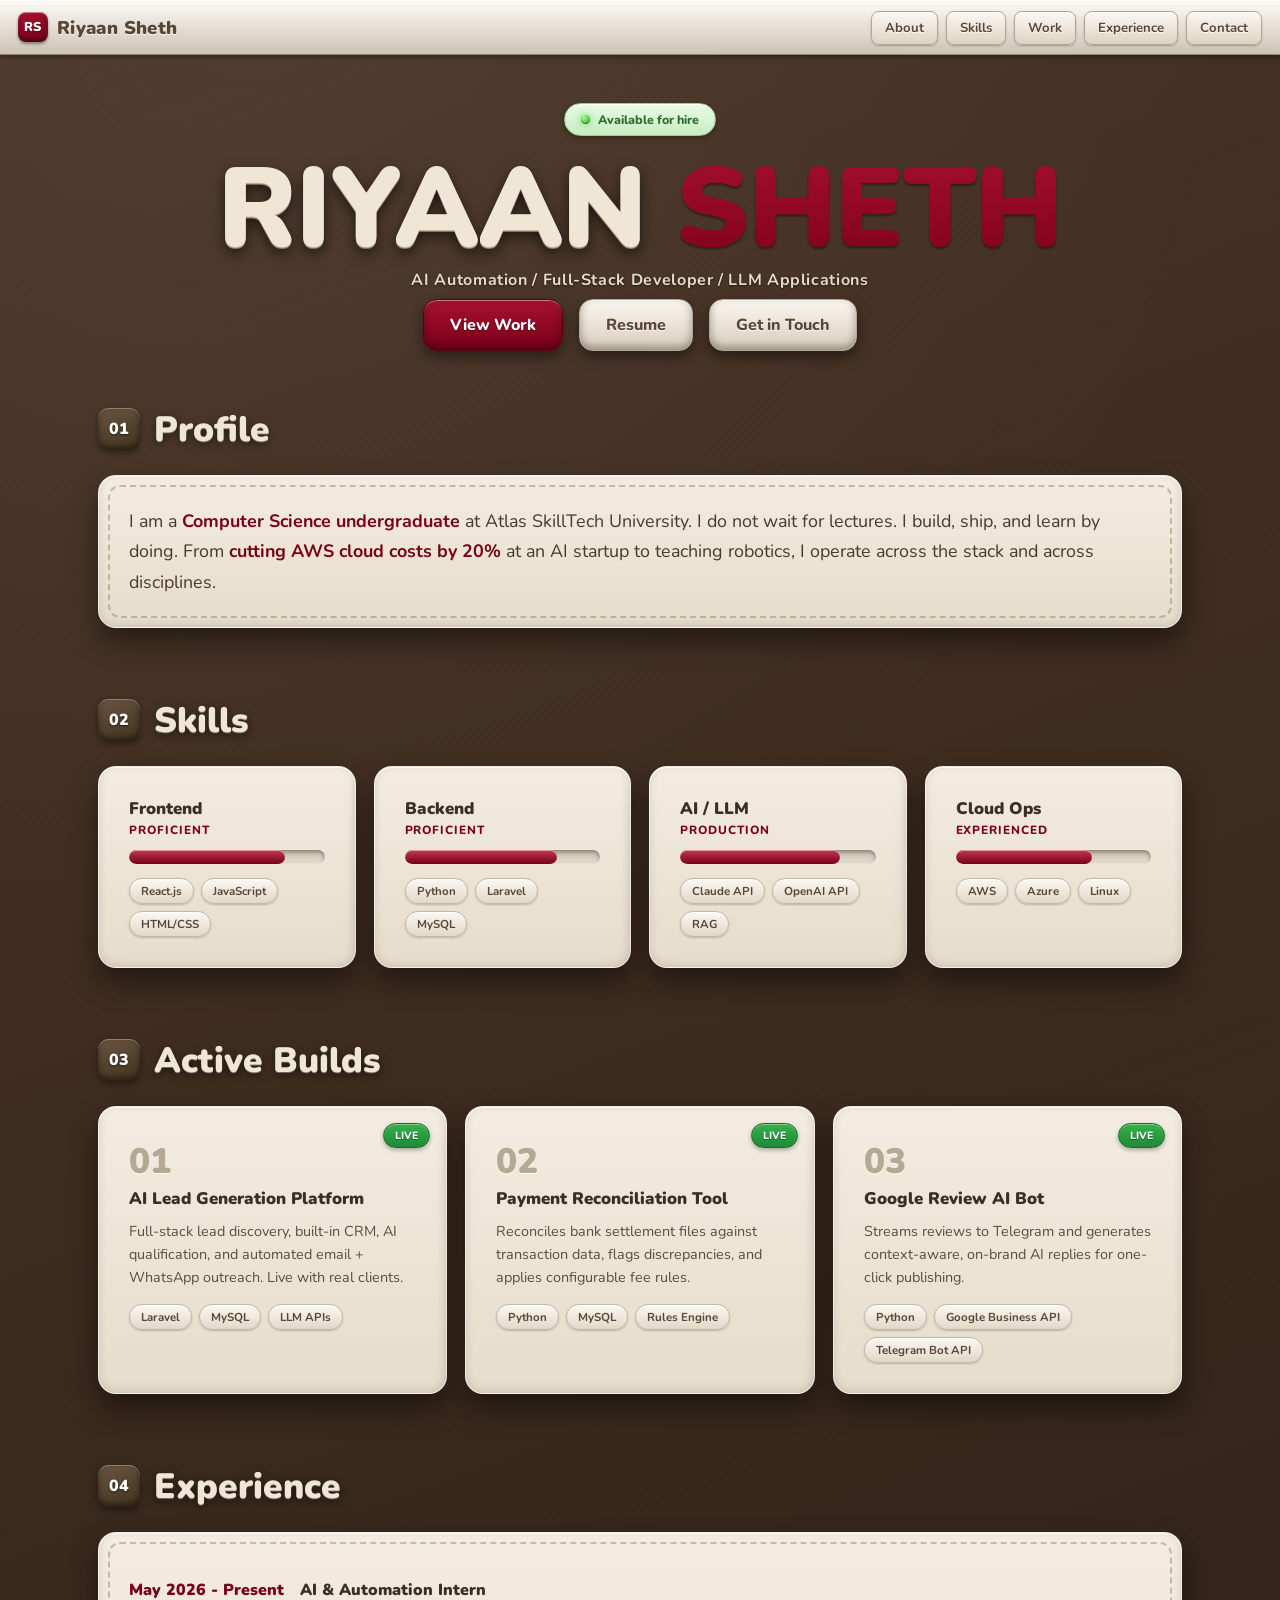
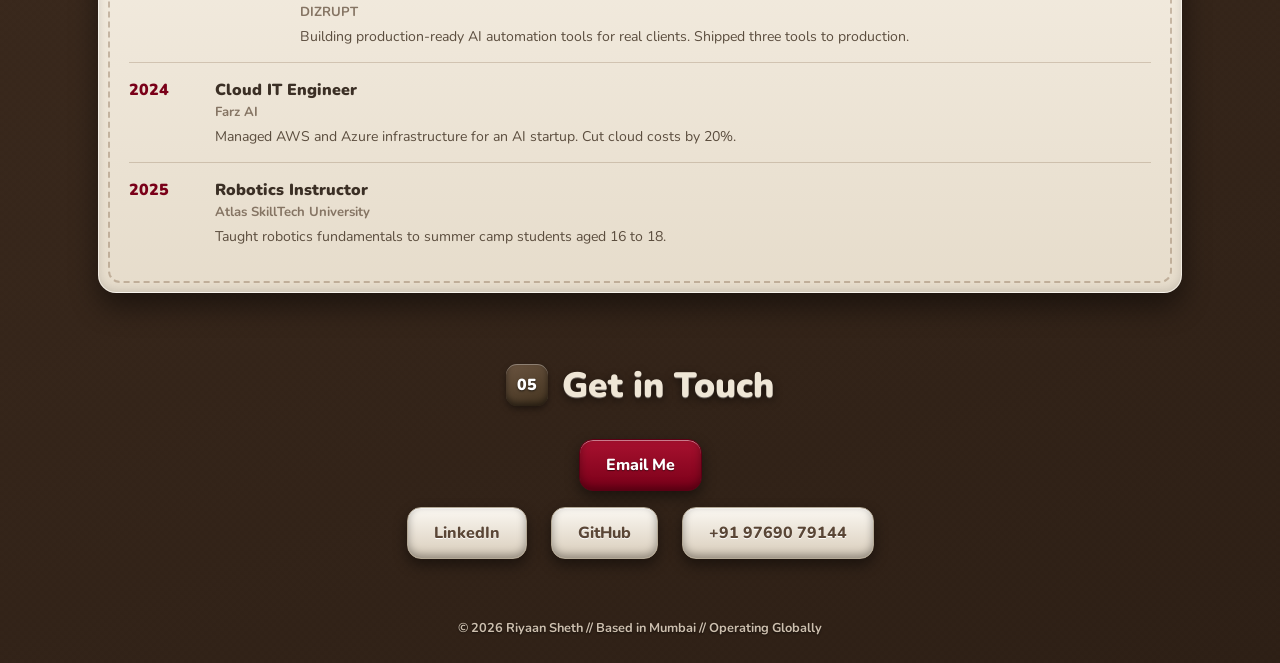
<file: templates/skeuomorphism.html>
<!DOCTYPE html>
<html lang="en">
<head>
<meta charset="UTF-8"/>
<meta name="viewport" content="width=device-width, initial-scale=1.0"/>
<title>Riyaan Sheth // Skeuomorphism Theme Preview</title>
<link href="https://fonts.googleapis.com/css2?family=Nunito:wght@400;600;700;800;900&display=swap" rel="stylesheet"/>
<style>
  :root{
    --felt:#3a2a1e; --accent:#7a0019; --accent2:#a8112f;
    --card:#f3ece0; --card2:#e6dccb; --ink:#3b2f25; --muted:#857463;
    --metal1:#fdfbf7; --metal2:#cdc3b4;
  }
  *{box-sizing:border-box;margin:0;padding:0;}
  body{
    font-family:'Nunito',system-ui,sans-serif;color:var(--ink);
    background:
      radial-gradient(circle at 20% 0%,rgba(255,255,255,.05),transparent 40%),
      repeating-conic-gradient(rgba(0,0,0,.025) 0% 25%,transparent 0% 50%) 0/8px 8px,
      linear-gradient(160deg,#4a3526,#2e2016);
    min-height:100vh;
  }
  a{color:inherit;text-decoration:none;}
  .wrap{max-width:1120px;margin:0 auto;padding:0 18px;}

  /* brushed metal nav */
  nav{position:sticky;top:0;z-index:20;
    background:linear-gradient(180deg,var(--metal1),var(--metal2));
    border-bottom:1px solid #8d8273;
    box-shadow:0 2px 5px rgba(0,0,0,.4),inset 0 1px 0 #fff;
    padding:12px 18px;display:flex;align-items:center;justify-content:space-between;flex-wrap:wrap;gap:10px;}
  .logo{font-weight:900;letter-spacing:.02em;color:#5a4636;font-size:1.15rem;
    text-shadow:0 1px 0 #fff;display:flex;align-items:center;gap:9px;}
  .logo .chip{width:30px;height:30px;border-radius:8px;background:linear-gradient(160deg,var(--accent2),var(--accent));
    box-shadow:inset 0 1px 1px rgba(255,255,255,.5),inset 0 -3px 6px rgba(0,0,0,.4),0 2px 3px rgba(0,0,0,.4);
    color:#fff;display:flex;align-items:center;justify-content:center;font-size:.8rem;text-shadow:0 1px 1px rgba(0,0,0,.5);}
  nav ul{display:flex;gap:8px;list-style:none;flex-wrap:wrap;}
  nav a{font-weight:700;font-size:.82rem;color:#5a4636;text-shadow:0 1px 0 #fff;padding:7px 13px;border-radius:8px;
    background:linear-gradient(180deg,#fbf8f2,#ded3c2);border:1px solid #b3a895;
    box-shadow:inset 0 1px 0 #fff,0 1px 2px rgba(0,0,0,.25);}
  nav a:active{box-shadow:inset 0 2px 4px rgba(0,0,0,.35);}

  /* glass card base */
  .panel{
    background:linear-gradient(180deg,var(--card),var(--card2));
    border-radius:18px;border:1px solid #fff6;
    box-shadow:inset 0 1px 0 rgba(255,255,255,.8),inset 0 -2px 8px rgba(0,0,0,.12),0 14px 28px rgba(0,0,0,.45);
    padding:30px;position:relative;}
  .stitch{position:absolute;inset:9px;border:2px dashed rgba(120,90,60,.35);border-radius:12px;pointer-events:none;}

  .hero{padding:48px 18px 20px;text-align:center;}
  .badge{display:inline-flex;align-items:center;gap:8px;font-weight:800;font-size:.78rem;color:#2e6b2e;
    background:linear-gradient(180deg,#eafbe7,#c7ecc0);border:1px solid #9ccb95;border-radius:30px;padding:7px 16px;
    box-shadow:inset 0 1px 0 #fff,0 2px 4px rgba(0,0,0,.3);}
  .badge .led{width:9px;height:9px;border-radius:50%;background:radial-gradient(circle at 30% 30%,#9dff8a,#2ea024);
    box-shadow:0 0 8px #5ee04a,inset 0 -1px 1px rgba(0,0,0,.4);}
  .hero h1{font-weight:900;font-size:clamp(3rem,11vw,7rem);line-height:.92;margin:22px 0 6px;color:#efe6d6;
    text-shadow:0 1px 0 #fff7,0 2px 0 #8a705a,0 6px 14px rgba(0,0,0,.6);letter-spacing:-.01em;}
  .hero h1 .red{color:#f0d9d2;background:linear-gradient(180deg,var(--accent2),var(--accent));
    -webkit-background-clip:text;background-clip:text;-webkit-text-fill-color:transparent;text-shadow:none;
    filter:drop-shadow(0 2px 1px rgba(0,0,0,.4));}
  .hero .role{color:#e7dccb;font-weight:700;letter-spacing:.04em;margin-top:8px;text-shadow:0 1px 2px rgba(0,0,0,.6);}

  .btn{display:inline-block;font-weight:800;color:#fff;padding:14px 26px;border-radius:14px;margin:8px 6px 0;
    background:linear-gradient(180deg,var(--accent2),var(--accent));border:1px solid #5a0014;
    box-shadow:inset 0 1px 0 rgba(255,255,255,.45),inset 0 -3px 8px rgba(0,0,0,.35),0 6px 14px rgba(0,0,0,.45);
    text-shadow:0 1px 1px rgba(0,0,0,.5);transition:transform .06s;}
  .btn:active{transform:translateY(2px);box-shadow:inset 0 3px 7px rgba(0,0,0,.5);}
  .btn.alt{background:linear-gradient(180deg,#fbf8f2,#d8ccba);color:#5a4636;border:1px solid #b3a895;text-shadow:0 1px 0 #fff;}

  section{padding:34px 18px;}
  .head{display:flex;align-items:center;gap:14px;margin-bottom:22px;}
  .head .n{width:42px;height:42px;border-radius:11px;flex:none;font-weight:900;color:#fff;display:flex;align-items:center;justify-content:center;
    background:linear-gradient(160deg,#6a5440,#43331f);box-shadow:inset 0 1px 0 rgba(255,255,255,.3),inset 0 -3px 6px rgba(0,0,0,.5),0 3px 6px rgba(0,0,0,.4);
    text-shadow:0 1px 2px rgba(0,0,0,.6);}
  .head h2{color:#efe6d6;font-weight:900;font-size:clamp(1.4rem,4vw,2.2rem);text-shadow:0 1px 0 #fff5,0 3px 8px rgba(0,0,0,.5);}

  .about p{font-size:1.12rem;line-height:1.7;color:#473a2d;}
  .about b{color:var(--accent);}

  .grid{display:grid;gap:18px;}
  .skills{grid-template-columns:repeat(auto-fit,minmax(230px,1fr));}
  .skill h3{font-weight:900;font-size:1.05rem;}
  .skill .lvl{font-size:.74rem;font-weight:800;color:var(--accent);text-transform:uppercase;letter-spacing:.08em;margin:2px 0 12px;}
  .gauge{height:14px;border-radius:10px;background:linear-gradient(180deg,#cabfae,#e6ddce);
    box-shadow:inset 0 2px 4px rgba(0,0,0,.35),inset 0 -1px 0 #fff8;overflow:hidden;}
  .gauge i{display:block;height:100%;border-radius:10px;background:linear-gradient(180deg,#bf3a52,var(--accent));
    box-shadow:inset 0 1px 0 rgba(255,255,255,.5);}
  .tags{display:flex;flex-wrap:wrap;gap:7px;margin-top:14px;}
  .tags span{font-size:.72rem;font-weight:700;padding:4px 11px;border-radius:20px;color:#5a4636;
    background:linear-gradient(180deg,#fbf8f2,#e2d8c7);border:1px solid #c3b8a5;box-shadow:inset 0 1px 0 #fff,0 1px 2px rgba(0,0,0,.2);}

  .work{grid-template-columns:repeat(auto-fit,minmax(300px,1fr));}
  .proj .no{font-weight:900;font-size:2.2rem;color:#b6a994;text-shadow:0 1px 0 #fff;}
  .proj h3{font-weight:900;font-size:1.05rem;margin:2px 0 10px;}
  .proj p{font-size:.9rem;color:#5b4d3e;line-height:1.6;margin-bottom:14px;}
  .live{position:absolute;top:16px;right:16px;font-size:.66rem;font-weight:800;color:#fff;padding:4px 11px;border-radius:20px;
    background:linear-gradient(180deg,#34b24a,#1f8a37);border:1px solid #166a29;box-shadow:inset 0 1px 0 rgba(255,255,255,.4),0 2px 4px rgba(0,0,0,.3);text-shadow:0 1px 1px rgba(0,0,0,.4);}

  .exp .item{display:flex;gap:16px;padding:16px 0;border-bottom:1px solid rgba(120,90,60,.25);}
  .exp .item:last-child{border-bottom:none;}
  .exp .when{font-weight:900;color:var(--accent);min-width:70px;}
  .exp h3{font-weight:900;font-size:1rem;}
  .exp .org{font-weight:700;color:var(--muted);font-size:.82rem;margin:2px 0 6px;}
  .exp p{font-size:.88rem;color:#5b4d3e;}

  .contact{text-align:center;}
  .links{display:flex;flex-wrap:wrap;gap:12px;justify-content:center;margin-top:8px;}
  footer{text-align:center;color:#cdbfae;padding:26px;font-size:.8rem;font-weight:700;text-shadow:0 1px 2px rgba(0,0,0,.6);}
</style>
</head>
<body>
  <nav>
    <div class="logo"><span class="chip">RS</span>Riyaan Sheth</div>
    <ul>
      <li><a href="#about">About</a></li>
      <li><a href="#skills">Skills</a></li>
      <li><a href="#work">Work</a></li>
      <li><a href="#exp">Experience</a></li>
      <li><a href="#contact">Contact</a></li>
    </ul>
  </nav>

  <div class="hero">
    <div class="wrap">
      <span class="badge"><span class="led"></span>Available for hire</span>
      <h1>RIYAAN <span class="red">SHETH</span></h1>
      <div class="role">AI Automation / Full-Stack Developer / LLM Applications</div>
      <div>
        <a class="btn" href="#work">View Work</a>
        <a class="btn alt" href="../assets/riyaan-sheth-resume.pdf" download>Resume</a>
        <a class="btn alt" href="#contact">Get in Touch</a>
      </div>
    </div>
  </div>

  <section id="about">
    <div class="wrap">
      <div class="head"><span class="n">01</span><h2>Profile</h2></div>
      <div class="panel about"><span class="stitch"></span>
        <p>I am a <b>Computer Science undergraduate</b> at Atlas SkillTech University. I do not wait for lectures. I build, ship, and learn by doing. From <b>cutting AWS cloud costs by 20%</b> at an AI startup to teaching robotics, I operate across the stack and across disciplines.</p>
      </div>
    </div>
  </section>

  <section id="skills">
    <div class="wrap">
      <div class="head"><span class="n">02</span><h2>Skills</h2></div>
      <div class="grid skills">
        <div class="panel skill"><h3>Frontend</h3><div class="lvl">Proficient</div><div class="gauge"><i style="width:80%"></i></div><div class="tags"><span>React.js</span><span>JavaScript</span><span>HTML/CSS</span></div></div>
        <div class="panel skill"><h3>Backend</h3><div class="lvl">Proficient</div><div class="gauge"><i style="width:78%"></i></div><div class="tags"><span>Python</span><span>Laravel</span><span>MySQL</span></div></div>
        <div class="panel skill"><h3>AI / LLM</h3><div class="lvl">Production</div><div class="gauge"><i style="width:82%"></i></div><div class="tags"><span>Claude API</span><span>OpenAI API</span><span>RAG</span></div></div>
        <div class="panel skill"><h3>Cloud Ops</h3><div class="lvl">Experienced</div><div class="gauge"><i style="width:70%"></i></div><div class="tags"><span>AWS</span><span>Azure</span><span>Linux</span></div></div>
      </div>
    </div>
  </section>

  <section id="work">
    <div class="wrap">
      <div class="head"><span class="n">03</span><h2>Active Builds</h2></div>
      <div class="grid work">
        <a class="panel proj" href="https://leadgen.outreachtool.xyz/" target="_blank" rel="noopener noreferrer"><span class="live">LIVE</span><div class="no">01</div><h3>AI Lead Generation Platform</h3><p>Full-stack lead discovery, built-in CRM, AI qualification, and automated email + WhatsApp outreach. Live with real clients.</p><div class="tags"><span>Laravel</span><span>MySQL</span><span>LLM APIs</span></div></a>
        <a class="panel proj" href="https://paymentreconciliation-production.up.railway.app/" target="_blank" rel="noopener noreferrer"><span class="live">LIVE</span><div class="no">02</div><h3>Payment Reconciliation Tool</h3><p>Reconciles bank settlement files against transaction data, flags discrepancies, and applies configurable fee rules.</p><div class="tags"><span>Python</span><span>MySQL</span><span>Rules Engine</span></div></a>
        <a class="panel proj" href="https://github.com/riyaansheth" target="_blank" rel="noopener noreferrer"><span class="live">LIVE</span><div class="no">03</div><h3>Google Review AI Bot</h3><p>Streams reviews to Telegram and generates context-aware, on-brand AI replies for one-click publishing.</p><div class="tags"><span>Python</span><span>Google Business API</span><span>Telegram Bot API</span></div></a>
      </div>
    </div>
  </section>

  <section id="exp">
    <div class="wrap">
      <div class="head"><span class="n">04</span><h2>Experience</h2></div>
      <div class="panel exp"><span class="stitch"></span>
        <div class="item"><div class="when">May 2026 - Present</div><div><h3>AI &amp; Automation Intern</h3><div class="org">DIZRUPT</div><p>Building production-ready AI automation tools for real clients. Shipped three tools to production.</p></div></div>
        <div class="item"><div class="when">2024</div><div><h3>Cloud IT Engineer</h3><div class="org">Farz AI</div><p>Managed AWS and Azure infrastructure for an AI startup. Cut cloud costs by 20%.</p></div></div>
        <div class="item"><div class="when">2025</div><div><h3>Robotics Instructor</h3><div class="org">Atlas SkillTech University</div><p>Taught robotics fundamentals to summer camp students aged 16 to 18.</p></div></div>
      </div>
    </div>
  </section>

  <section id="contact" class="contact">
    <div class="wrap">
      <div class="head" style="justify-content:center"><span class="n">05</span><h2>Get in Touch</h2></div>
      <div>
        <a class="btn" href="mailto:riyaansheth@gmail.com">Email Me</a>
      </div>
      <div class="links">
        <a class="btn alt" href="https://www.linkedin.com/in/riyaansheth/" target="_blank" rel="noopener noreferrer">LinkedIn</a>
        <a class="btn alt" href="https://github.com/riyaansheth" target="_blank" rel="noopener noreferrer">GitHub</a>
        <a class="btn alt" href="tel:+919769079144">+91 97690 79144</a>
      </div>
    </div>
  </section>

  <footer>&copy; 2026 Riyaan Sheth // Based in Mumbai // Operating Globally</footer>
</body>
</html>
</file>
<file: assets/site.css>
@font-face{font-family:Manrope;src:url(manrope-regular.woff2) format('woff2');font-weight:400;font-style:normal;font-display:swap}
@font-face{font-family:Manrope;src:url(manrope-semibold.woff2) format('woff2');font-weight:500 600;font-style:normal;font-display:swap}
@font-face{font-family:Manrope;src:url(manrope-extrabold.woff2) format('woff2');font-weight:700 800;font-style:normal;font-display:swap}
:root{--paper:#f8f9fc;--white:#fff;--ink:#17212b;--muted:#64707b;--line:#dce1e7;--blue:#3155e7;--teal:#14766b;--coral:#d57967;--font:Manrope,Arial,sans-serif;--gutter:56px}
*{box-sizing:border-box;letter-spacing:0}html{scroll-behavior:smooth;scroll-padding-top:104px}body{margin:0;background:var(--paper);color:var(--ink);font-family:var(--font);font-size:15px;line-height:1.65;-webkit-font-smoothing:antialiased}body.modal-open{overflow:hidden}button,a{-webkit-tap-highlight-color:transparent}button,input{font:inherit}button{color:inherit}button,a{touch-action:manipulation}button{cursor:pointer}a{color:inherit;text-decoration:none}button{border:0}h1,h2,h3,p{margin:0}h1,h2,h3{line-height:1.16}h1,h2{font-weight:600}button:focus-visible,a:focus-visible,summary:focus-visible,[tabindex]:focus-visible{outline:3px solid var(--blue);outline-offset:5px}button:disabled{cursor:default}svg{width:20px;height:20px;stroke-width:1.7;flex-shrink:0;vertical-align:middle}img{max-width:100%;display:block}::selection{background:#c8d3ff;color:#17214a}[hidden]{display:none!important}.container{width:min(1320px,calc(100% - var(--gutter)*2));margin-inline:auto}.section{padding-top:112px;padding-bottom:112px}.skip-link{position:fixed;left:16px;top:12px;transform:translateY(-160%);z-index:100;background:var(--ink);color:white;padding:10px 18px;border-radius:4px}.skip-link:focus{transform:none}.site-header{position:sticky;top:0;z-index:30;background:rgba(248,249,252,.94);border-bottom:1px solid rgba(220,225,231,.65);backdrop-filter:blur(16px)}.nav-wrap{height:84px;display:flex;align-items:center;justify-content:space-between;gap:28px}.wordmark{display:inline-flex;align-items:center;gap:14px;flex-shrink:0}.monogram{display:block;font-size:34px;height:.8em;aspect-ratio:839/578;background:currentColor;-webkit-mask:url(logo.svg) no-repeat center/contain;mask:url(logo.svg) no-repeat center/contain}.wordmark-name{font-size:14px;font-weight:700}.desktop-nav{display:flex;align-items:center;gap:32px;margin-left:60px}.desktop-nav a{font-size:14px;color:var(--muted);position:relative;padding-block:8px}.desktop-nav a:hover,.desktop-nav a[aria-current]{color:var(--blue)}.desktop-nav a[aria-current]::after{content:'';position:absolute;bottom:0;left:50%;width:4px;height:4px;border-radius:50%;background:var(--blue)}.nav-actions{display:flex;align-items:center;gap:26px}.nav-resume{display:flex;align-items:center;gap:9px;font-size:13px;font-weight:600}.nav-resume svg{width:15px;height:15px}.button{display:inline-flex;align-items:center;justify-content:center;gap:24px;min-height:54px;padding:14px 23px;border-radius:5px;font-weight:600;font-size:14px;line-height:1.3;transition:background .2s,box-shadow .2s,transform .2s}.button:hover{transform:translateY(-2px)}.button-primary{background:var(--blue);color:white;box-shadow:0 5px 14px #3155e71a}.button-primary:hover{background:#2344cd;box-shadow:0 7px 20px #3155e729}.button-dark{background:var(--ink);color:white}.button-dark:hover{background:#344453}.button-small{min-height:43px;font-size:13px;gap:20px;padding:11px 18px}.button-small svg{width:17px;height:17px}.text-link{display:inline-flex;align-items:center;gap:14px;font-size:14px;font-weight:600;line-height:1.5}.text-link:hover{color:var(--blue)}.text-link svg{width:17px;height:17px}.icon-button{width:40px;height:40px;display:inline-flex;align-items:center;justify-content:center;border-radius:50%;background:transparent;transition:background .2s;flex-shrink:0}.icon-button:hover{background:#e4e8f1}.menu-toggle{display:none}.mobile-nav{padding:10px var(--gutter) 24px;background:var(--paper);border-top:1px solid var(--line);max-height:calc(100svh - 76px);overflow:auto}.mobile-nav a{display:flex;align-items:center;justify-content:space-between;font-size:20px;padding:13px 0}.hero{position:relative;isolation:isolate;height:min(740px,calc(100svh - 155px));min-height:600px;overflow:hidden;border-bottom:1px solid var(--line)}.hero-art{position:absolute;inset:0;z-index:-1;outline-offset:-6px;touch-action:pan-y}.hero-art canvas{display:block;width:100%;height:100%}.hero-inner{height:100%;display:flex;flex-direction:column;pointer-events:none}.hero-inner a,.hero-inner button{pointer-events:auto}.hero-topline{display:flex;align-items:center;justify-content:space-between;gap:20px;padding-top:32px;font-size:12px;color:var(--muted)}.availability{display:inline-flex;align-items:center;gap:9px;font-size:12px;color:#4c605c}.status-dot{height:6px;width:6px;background:#3b9e7f;border-radius:50%;box-shadow:0 0 0 4px #3b9e7f0c;flex-shrink:0}.local-time{display:flex;gap:18px;font-variant-numeric:tabular-nums}.hero-copy{margin-top:auto;margin-bottom:auto;padding-top:27px;padding-bottom:23px;max-width:600px}.hero h1{font-size:116px;line-height:.98;font-weight:600}.name-period{color:var(--ink)}.hero-role{font-size:20px;font-weight:600;margin-top:25px}.hero-description{font-size:15px;color:var(--muted);line-height:1.8;margin-top:14px}.hero-actions{display:flex;gap:28px;align-items:center;margin-top:28px}.hero-bottom{padding-bottom:29px;display:flex;justify-content:space-between;align-items:flex-end}.tiny-label{display:block;font-size:10px;color:var(--muted);margin-bottom:4px}.hero-bottom strong{display:flex;align-items:center;gap:9px;font-size:12px;font-weight:800}.hero-bottom strong svg{width:13px;height:13px}.art-caption{display:flex;align-items:center;gap:17px;font-size:11px;color:var(--muted)}.motion-toggle{width:32px;height:32px;border:1px solid var(--line)}.motion-toggle svg{height:12px;width:12px}.mobile-break{display:none}.section-heading{display:flex;align-items:flex-end;justify-content:space-between;gap:32px;margin-bottom:45px}.section-label{font-size:12px;font-weight:600;color:var(--muted);margin-bottom:16px}.section-heading h2,h2{font-size:44px}.heading-note{font-size:13px;color:var(--muted);line-height:1.8}.work{padding-top:77px}.project-grid{display:grid;grid-template-columns:repeat(2,minmax(0,1fr));gap:56px 30px}.project-featured{grid-column:1/-1}.project-visual{display:block;width:100%;height:372px;position:relative;border-radius:7px;overflow:hidden;text-align:left;padding:28px;background:#e9edff;transition:box-shadow .3s}.project-visual:hover{box-shadow:0 10px 30px #17212b0c}.project-visual:hover .visual-open{background:var(--ink);color:white;transform:rotate(45deg)}.lead-visual{height:424px;background:#e9edff;color:#263c78}.visual-label{position:absolute;top:25px;left:28px;display:flex;align-items:center;gap:10px;font-size:12px;font-weight:600}.mini-mark{width:26px;height:26px;border-radius:6px;display:flex;align-items:center;justify-content:center;background:#ffffff80}.mini-mark svg{width:17px;height:17px}.visual-note{position:absolute;top:30px;right:28px;font-size:10px;opacity:.65}.visual-open{position:absolute;right:21px;bottom:21px;width:36px;height:36px;display:flex;align-items:center;justify-content:center;border:1px solid currentColor;border-radius:50%;transition:transform .3s,background .3s,color .3s}.visual-open svg{width:17px;height:17px}.pipeline{max-width:875px;margin:48px auto 0}.pipeline-heading{display:flex;justify-content:space-between;align-items:center;margin-bottom:25px}.pipeline-heading>span:first-child{font-size:29px;line-height:1.3;font-weight:600}.pipeline-symbol{width:52px;height:52px;display:flex;align-items:center;justify-content:center;color:var(--blue);border:1px solid #c3cef2;border-radius:50%}.pipeline-symbol svg{width:26px;height:26px}.pipeline-steps{display:grid;grid-template-columns:1fr 36px 1fr 36px 1fr;align-items:center}.pipeline-step{position:relative;padding:21px 18px 21px 58px;background:#f8faff;border:1px solid #d7dff9;border-radius:5px;min-height:112px;display:flex;flex-direction:column}.pipeline-step>svg{position:absolute;left:19px;top:23px;width:22px;height:22px;color:#526fb5}.pipeline-step .step-kicker{font-size:10px;color:#6073a7;margin-bottom:8px}.pipeline-step strong{font-size:12px;font-weight:700;white-space:nowrap}.pipeline-step>span:last-child{font-size:9px;white-space:nowrap;color:#7381a4;margin-top:4px}.ai-step{background:var(--blue);border-color:var(--blue);box-shadow:0 7px 18px #3155e727;color:white}.ai-step>svg,.ai-step .step-kicker,.ai-step>span:last-child{color:#d0daff}.pipeline-connector{text-align:center;color:#8295d3}.pipeline-connector svg{width:18px;height:18px}.pipeline-bottom{display:flex;justify-content:center;gap:34px;margin-top:22px;font-size:10px;color:#6c7b9f}.pipeline-bottom span{display:flex;align-items:center;gap:7px}.pipeline-bottom svg{width:13px;height:13px}.project-info{padding:24px 0 0;display:flex;flex-direction:column;gap:20px}.project-featured .project-info{flex-direction:row;justify-content:space-between;gap:45px}.project-featured .project-info>div:first-child{max-width:660px}.project-featured .tags{max-width:270px;align-content:flex-start;justify-content:flex-end;margin-top:26px}.project-category{font-size:10px;color:var(--muted);margin-bottom:11px}.project-title{font-weight:600;font-size:23px;background:none;padding:0;display:flex;align-items:center;gap:17px;text-align:left;line-height:1.35}.project-title:hover{color:var(--blue)}.project-title svg{width:20px;height:20px}.project-info p:not(.project-category){font-size:13px;color:var(--muted);line-height:1.9;margin-top:12px;max-width:610px}.tags{display:flex;flex-wrap:wrap;gap:7px}.tags>span{border:1px solid var(--line);border-radius:4px;padding:4px 9px;font-size:10px;color:#5c6672;line-height:1.6}.payment-visual{background:#e4f1ed;color:#24594f}.reconcile-preview{width:355px;max-width:100%;margin:52px auto 0}.file-pair{display:flex;gap:12px;justify-content:center}.file-pair span{display:flex;align-items:center;justify-content:center;gap:7px;padding:12px 14px;font-size:10px;border:1px solid #c3ded4;border-radius:4px;background:#f5fbf8}.file-pair svg{width:16px;height:16px}.reconcile-line{width:1px;height:25px;background:#9fc7b8;margin:auto}.match-engine{background:#236e5d;color:white;display:flex;align-items:center;justify-content:center;gap:23px;padding:20px;border-radius:5px;box-shadow:0 8px 20px #236e5d13}.match-engine>svg{height:36px;width:36px;stroke-width:1.2}.match-engine strong{font-size:21px;line-height:1.25;font-weight:600}.match-engine div>span{display:block;font-size:9px;color:#cae4db;margin-top:9px}.result-pair{display:flex;gap:19px;justify-content:center;margin-top:21px;font-size:9px}.result-pair span{display:flex;align-items:center;gap:6px}.result-pair svg{height:13px;width:13px}.review-visual{background:#f5e9e5;color:#794d42}.review-preview{max-width:340px;margin:42px auto 0;display:grid;grid-template-columns:1fr 1fr;gap:23px 20px;align-items:center}.review-stars{grid-column:1/-1;display:flex;gap:5px;color:#c78465}.review-stars svg{width:16px;height:16px;fill:currentColor;stroke-width:0}.review-preview>strong{font-size:26px;line-height:1.35;font-weight:600}.review-route{display:flex;flex-direction:column;align-items:center;gap:8px}.review-route>span{font-size:9px;display:flex;align-items:center;gap:8px;border:1px solid #e4c9bf;padding:11px 12px;border-radius:4px;white-space:nowrap;width:171px;background:#fff8f4}.review-route>svg{height:15px;width:15px;color:#c69b8d}.review-route>span svg{height:14px;width:14px}.review-route>span.review-ai{background:#8f5746;border-color:#8f5746;color:white}.more-work{margin-top:76px}.more-work-heading{display:flex;align-items:center;justify-content:space-between;gap:20px;margin-bottom:23px}.more-work h3{font-size:19px;font-weight:600}.more-work-heading .text-link{font-size:12px}.archive-link{display:grid;grid-template-columns:40px 1fr auto 20px;align-items:center;gap:21px;padding:25px 0;border-top:1px solid var(--line)}.archive-link:last-child{border-bottom:1px solid var(--line)}.archive-icon{height:40px;width:40px;background:#edf0f6;display:flex;align-items:center;justify-content:center;border-radius:6px;color:#58657b}.archive-link strong{display:block;font-size:14px;font-weight:600}.archive-link>span>span{display:block;font-size:12px;color:var(--muted);margin-top:3px}.archive-stack{font-size:11px;color:var(--muted);margin-right:15px}.archive-link:hover strong,.archive-link:hover>svg{color:var(--blue)}.archive-link>svg{width:17px;height:17px}.about{background:#edf1f3}.about-grid{display:grid;grid-template-columns:1fr 1fr;gap:85px}.about h2{font-size:43px;line-height:1.25}.profile-signature{display:flex;align-items:center;gap:14px;margin-top:38px}.profile-signature img{border-radius:6px}.profile-signature strong{font-size:13px;display:block;font-weight:600}.profile-signature span{font-size:11px;color:var(--muted);display:block;margin-top:3px}.profile-signature>svg{width:16px;height:16px;margin-left:12px;color:var(--muted)}.about-copy{padding-top:32px}.about-copy p{color:var(--muted);font-size:14px;line-height:1.9;margin-bottom:21px}.about-copy .about-lead{font-size:20px;line-height:1.65;color:var(--ink)}.about-copy .text-link{margin-top:9px;font-size:12px}.capabilities{display:grid;grid-template-columns:repeat(3,minmax(0,1fr));margin-top:74px;border-top:1px solid #d5dde1}.capability{padding-top:32px;padding-right:35px}.capability+.capability{padding-left:35px;border-left:1px solid #d5dde1}.capability>svg{height:25px;width:25px;color:var(--blue);margin-bottom:19px}.capability:nth-child(2)>svg{color:var(--teal)}.capability:nth-child(3)>svg{color:#b36d59}.capability h3{font-size:17px;font-weight:600;margin-bottom:12px}.capability p{color:var(--muted);font-size:12px;max-width:270px}.skill-list{font-size:11px;line-height:1.9;margin-top:22px;color:#566370}.experience-layout{display:grid;grid-template-columns:1fr 1.9fr;gap:80px}.experience-intro h2{font-size:44px;line-height:1.2}.experience-intro>p:not(.section-label){font-size:13px;color:var(--muted);line-height:1.9;margin-top:22px}.experience-intro .text-link{font-size:12px;margin-top:25px}.experience-list{border-top:1px solid var(--line)}.experience-item{border-bottom:1px solid var(--line)}.experience-item summary{list-style:none;display:grid;grid-template-columns:43px 1fr auto 16px;gap:17px;align-items:center;padding:26px 0;cursor:pointer}.experience-item summary::-webkit-details-marker{display:none}.company-mark{display:flex;align-items:center;justify-content:center;width:43px;height:43px;font-size:22px;font-weight:800;background:#e7eaff;border-radius:6px;color:#3c54a3}.atlas-mark{background:#f2e6e5;color:#a45651}.farz-mark{background:#dcefe7;color:#367762}.vidvatta-mark{background:#eee8fa;color:#827090}.experience-name strong{display:block;font-size:13px;font-weight:700}.experience-name>span{display:block;font-size:11px;color:var(--muted);margin-top:5px}.current-label{display:inline-block;font-size:8px;font-weight:600;color:#2b7762;background:#e1f0e9;padding:2px 6px;border-radius:3px;margin-left:7px;vertical-align:middle}.experience-date{font-size:10px;color:var(--muted)}.details-icon{width:16px;height:16px;color:var(--muted);transition:transform .2s}.experience-item[open] .details-icon{transform:rotate(45deg)}.experience-body{margin:-4px 33px 26px 60px}.experience-body p{font-size:12px;line-height:1.95;color:var(--muted)}.experience-impact{display:flex;align-items:center;gap:8px;margin-top:17px;color:var(--teal);font-size:10px;font-weight:600}.experience-impact svg{height:14px;width:14px}.recognition{margin-top:79px;padding-top:35px;border-top:1px solid var(--line)}.recognition>.section-label{margin-bottom:28px}.recognition-grid{display:grid;grid-template-columns:repeat(3,1fr);gap:40px}.recognition-grid>div{display:grid;grid-template-columns:23px 1fr;column-gap:14px;align-items:center}.recognition-grid svg{grid-row:1/3;width:22px;height:22px;color:#8793a1}.recognition-grid strong{font-weight:600;font-size:17px}.recognition-grid span{font-size:11px;color:var(--muted);margin-top:4px}.contact{background:#172b29;color:#f2f7f4;padding-top:57px;padding-bottom:47px}.contact-top{display:flex;align-items:center;justify-content:space-between;gap:25px;color:#a6bab3;font-size:11px}.contact .availability{color:#b7cbc2}.contact .status-dot{background:#9dc7ac;box-shadow:none}.contact-main{display:flex;justify-content:space-between;align-items:center;gap:50px;padding:48px 0 55px}.contact h2{font-size:80px;font-weight:500;line-height:1.08}.contact-main p{font-size:17px;color:#a6bab3;margin-top:22px}.contact-arrow{width:126px;height:126px;display:flex;align-items:center;justify-content:center;border:1px solid #516d63;border-radius:50%;margin-right:14px;transition:background .25s,color .25s,transform .25s;flex-shrink:0}.contact-arrow svg{height:55px;width:55px;stroke-width:1.15}.contact-arrow:hover{background:#d9ebdf;color:#172b29;transform:rotate(45deg)}.contact-bottom{border-top:1px solid #385047;padding-top:30px;display:flex;align-items:center;justify-content:space-between;gap:28px}.email-wrap{display:flex;align-items:center;gap:15px;min-width:0}.email-link{font-size:21px}.copy-email{color:#b9cdc2;border:1px solid #456055;width:34px;height:34px}.copy-email svg{height:14px;width:14px}.copy-email:hover{background:#355146}.phone-link{display:flex;align-items:center;gap:14px;font-size:12px;color:#b6c9c0}.phone-link svg{height:15px;width:15px}.site-footer{padding-top:31px;padding-bottom:31px;display:flex;align-items:center;justify-content:space-between;gap:24px}.site-footer .monogram{font-size:28px}.copyright{font-size:10px;color:var(--muted);margin-left:6px}.footer-links{display:flex;align-items:center;gap:28px}.footer-links a{display:flex;align-items:center;gap:9px;font-size:11px}.footer-links svg{height:14px;width:14px}.footer-links a:hover{color:var(--blue)}.footer-links .back-top{border:1px solid var(--line);width:34px;height:34px;justify-content:center;border-radius:50%;margin-left:9px}.project-dialog{border:0;border-radius:8px;padding:35px;width:min(650px,calc(100% - 32px));max-height:calc(100svh - 48px);background:var(--paper);color:var(--ink);box-shadow:0 25px 100px #09132840;overscroll-behavior:contain}.project-dialog::backdrop{background:#152b3b70;backdrop-filter:blur(7px)}.dialog-top{display:flex;align-items:center;justify-content:space-between;gap:20px;margin-bottom:24px}.dialog-top .section-label{margin:0;font-size:11px}.dialog-close{background:#e9edf2}.project-dialog h2{font-size:34px;line-height:1.25;max-width:480px}.dialog-description{font-size:15px;line-height:1.8;margin-top:20px;color:var(--muted)}.dialog-section{border-top:1px solid var(--line);padding-top:21px;margin-top:25px}.dialog-section h3{font-size:14px;margin-bottom:10px;font-weight:700}.dialog-section p,.dialog-section li{font-size:12px;line-height:1.9;color:var(--muted)}.dialog-section ul{padding-left:18px;margin:0}.project-dialog .tags{margin-top:27px}.dialog-footer{display:flex;gap:20px;align-items:center;flex-wrap:wrap;margin-top:29px}.dialog-footer .button{min-height:45px;font-size:12px}.dialog-footer .text-link{font-size:12px}.toast{position:fixed;bottom:28px;left:50%;transform:translate(-50%,15px);background:var(--ink);color:white;font-size:13px;padding:12px 20px;border-radius:5px;z-index:100;pointer-events:none;opacity:0;transition:opacity .2s,transform .2s;max-width:calc(100% - 32px);text-align:center}.toast.visible{opacity:1;transform:translate(-50%,0)}.hero-copy{animation:hero-enter .8s ease both}@keyframes hero-enter{from{opacity:0;transform:translateY(13px)}to{opacity:1;transform:none}}
@media(min-width:1600px){.hero h1{font-size:130px}.hero-copy{max-width:630px}.hero-role{font-size:22px}}
@media(max-width:1150px){:root{--gutter:36px}.desktop-nav{margin-left:0;gap:22px}.nav-actions{gap:18px}.hero h1{font-size:104px}.hero-copy{max-width:520px}.hero-role{font-size:18px}.hero-description{font-size:14px}.pipeline{max-width:790px}.pipeline-step{padding-left:47px;padding-right:10px}.pipeline-step>svg{left:14px;width:18px;height:18px}.project-featured .project-info{gap:28px}.project-title{font-size:21px}.about-grid{gap:55px}.about h2{font-size:37px}.experience-layout{gap:45px;grid-template-columns:1fr 2fr}.experience-item summary{gap:12px}.experience-date{font-size:9px}.review-preview{gap:20px 10px}.review-preview>strong{font-size:23px}}
@media(max-width:900px){:root{--gutter:28px}.wordmark-name{display:none}.nav-actions{gap:20px}.hero{height:640px;min-height:0}.hero h1{font-size:92px}.hero-copy{max-width:450px}.hero-description{max-width:345px}.desktop-break{display:none}.hero-role{font-size:17px}.hero-actions{gap:22px}.section{padding-block:85px}.work{padding-top:65px}h2,.section-heading h2{font-size:37px}.heading-note{font-size:11px}.lead-visual{height:390px}.pipeline-step{padding:17px 13px;min-height:135px}.pipeline-step>svg{position:static;margin-bottom:10px}.pipeline-step .step-kicker{display:none}.pipeline-step strong{font-size:11px;white-space:normal}.pipeline-step>span:last-child{white-space:normal;font-size:9px}.pipeline-steps{grid-template-columns:1fr 24px 1fr 24px 1fr}.pipeline-heading>span:first-child{font-size:27px}.project-grid{gap:45px 22px}.project-visual:not(.lead-visual){height:360px;padding-inline:20px}.visual-label{left:20px;font-size:10px}.visual-note{right:20px;font-size:8px;top:34px}.lead-visual .visual-label{font-size:12px}.lead-visual .visual-note{font-size:10px}.project-featured .project-info{flex-direction:column;gap:18px}.project-featured .tags{max-width:none;margin:0;justify-content:flex-start}.project-title{font-size:20px}.file-pair{gap:6px}.file-pair span{font-size:8px;padding:11px 9px;gap:5px}.match-engine{gap:12px;padding:22px 13px}.match-engine strong{font-size:19px}.result-pair{gap:10px;font-size:8px}.review-preview{grid-template-columns:1fr;gap:10px;margin-top:45px;position:relative}.review-stars{justify-content:center}.review-preview>strong{font-size:19px;text-align:center}.review-preview>strong br{display:none}.review-route{gap:4px}.review-route>span{padding:7px 10px;font-size:8px;width:165px}.review-route>svg{height:12px}.reconcile-preview{margin-top:62px}.about-grid{gap:35px}.about h2{font-size:32px}.about-copy .about-lead{font-size:17px}.about-copy p{font-size:13px}.capability{padding-right:20px}.capability+.capability{padding-left:20px}.capability h3{font-size:15px}.capability p,.skill-list{font-size:11px}.experience-layout{grid-template-columns:1fr;gap:36px}.experience-intro{display:grid;grid-template-columns:1fr 1fr;column-gap:30px}.experience-intro .section-label{grid-column:1/-1}.experience-intro h2{font-size:37px;grid-row:2/4}.experience-intro h2 br{display:none}.experience-intro>p:not(.section-label){margin:0}.experience-intro .text-link{margin-top:15px}.experience-name strong{font-size:14px}.experience-date{font-size:11px}.experience-item summary{gap:19px}.experience-body{margin-left:62px}.recognition-grid{gap:23px}.recognition-grid strong{font-size:16px}.recognition-grid span{font-size:10px}.contact h2{font-size:65px}.contact-arrow{width:104px;height:104px}.contact{padding-block:45px}.contact-main{padding-block:43px}.contact-top>span:last-child{font-size:10px}}
@media(max-width:620px){:root{--gutter:22px}html{scroll-padding-top:90px}.nav-wrap{height:72px;gap:15px}.wordmark-name{display:inline;font-size:12px}.monogram{font-size:31px}.wordmark{gap:10px}.desktop-nav,.nav-resume{display:none}.menu-toggle{display:inline-flex}.nav-actions{gap:10px}.nav-actions .button{font-size:11px;padding:10px 13px;min-height:36px;gap:10px}.nav-actions .button svg{width:14px;height:14px}.menu-toggle{width:31px;height:36px}.hero{height:760px;min-height:0;max-height:none}.hero-topline{padding-top:23px;font-size:10px;align-items:flex-start}.availability{font-size:10px;gap:8px}.status-dot{height:5px;width:5px}.local-time{font-size:9px;flex-direction:column;gap:1px;text-align:right}.hero-copy{margin-top:32px;margin-bottom:0;padding:0;max-width:100%}.hero h1{font-size:75px;line-height:.99}.hero-role{font-size:16px;line-height:1.55;margin-top:17px}.mobile-break{display:none}.hero-description{font-size:12px;line-height:1.85;max-width:295px;margin-top:10px}.hero-actions{margin-top:21px;gap:23px}.hero-actions .button{font-size:12px;min-height:47px;padding:12px 17px;gap:20px}.hero-actions .text-link{font-size:11px;gap:8px}.hero-actions svg{width:16px;height:16px}.hero-bottom{margin-top:auto;padding-bottom:20px;align-items:center}.tiny-label{font-size:8px}.hero-bottom strong{font-size:10px}.art-caption{font-size:9px;gap:9px}.motion-toggle{width:29px;height:29px}.section{padding-block:64px}.work{padding-top:51px}.section-heading{align-items:flex-start;margin-bottom:28px}.section-label{font-size:10px;margin-bottom:12px}h2,.section-heading h2{font-size:30px;line-height:1.25}.heading-note{display:none}.project-grid{grid-template-columns:1fr;gap:37px}.project-featured{grid-column:auto}.project-visual{border-radius:6px}.lead-visual{height:350px;padding:22px}.visual-label{top:19px;left:18px;font-size:10px!important;gap:8px}.visual-note{top:25px;right:16px;font-size:8px!important}.mini-mark{width:22px;height:22px}.mini-mark svg{width:14px;height:14px}.pipeline{margin-top:47px}.pipeline-heading{margin-bottom:20px}.pipeline-heading>span:first-child{font-size:23px}.pipeline-symbol{height:35px;width:35px}.pipeline-symbol svg{height:19px;width:19px}.pipeline-steps{grid-template-columns:1fr 16px 1fr 16px 1fr}.pipeline-step{padding:13px 9px;min-height:126px}.pipeline-step strong{font-size:9px;line-height:1.5}.pipeline-step>span:last-child{font-size:7px;line-height:1.5}.pipeline-connector svg{width:12px;height:12px}.pipeline-bottom{font-size:7px;gap:15px;margin-top:18px}.pipeline-bottom svg{width:10px;height:10px}.visual-open{height:29px;width:29px;right:14px;bottom:14px}.visual-open svg{height:14px;width:14px}.project-info{padding-top:19px;gap:15px}.project-category{font-size:9px;margin-bottom:8px}.project-title{font-size:20px;gap:9px}.project-title svg{height:17px;width:17px}.project-info p:not(.project-category){font-size:12px;margin-top:9px;line-height:1.85}.tags{gap:6px}.tags>span{font-size:9px;padding:3px 8px}.project-visual:not(.lead-visual){height:335px}.reconcile-preview{max-width:290px;margin-top:50px}.file-pair{gap:10px}.file-pair span{font-size:9px;padding:10px 12px}.match-engine{padding:18px;gap:20px}.match-engine strong{font-size:21px}.result-pair{font-size:8px;gap:17px}.review-preview{grid-template-columns:1fr 1fr;gap:19px 10px;max-width:300px;margin-top:43px}.review-stars{justify-content:flex-start}.review-preview>strong{font-size:24px;text-align:left}.review-preview>strong br{display:block}.review-route{gap:8px}.review-route>span{width:151px;font-size:8px;padding:10px 9px;gap:6px}.review-route>span svg{width:12px;height:12px}.more-work{margin-top:47px}.more-work-heading{margin-bottom:20px;gap:15px}.more-work h3{font-size:16px}.more-work-heading .text-link{font-size:10px;gap:5px}.more-work-heading .text-link svg{width:14px;height:14px}.archive-link{grid-template-columns:34px 1fr 16px;gap:13px;padding-block:20px}.archive-icon{width:34px;height:34px}.archive-icon svg{width:17px;height:17px}.archive-stack{display:none}.archive-link strong{font-size:12px}.archive-link>span>span{font-size:10px;max-width:230px;line-height:1.6}.about-grid{grid-template-columns:1fr;gap:30px}.about h2{font-size:33px}.profile-signature{margin-top:25px}.profile-signature img{height:40px;width:40px}.profile-signature strong{font-size:12px}.profile-signature span{font-size:10px}.about-copy{padding:0}.about-copy .about-lead{font-size:17px}.about-copy p{font-size:13px;margin-bottom:17px}.about-copy .text-link{margin-top:3px;font-size:11px}.capabilities{grid-template-columns:1fr;margin-top:41px}.capability{padding:25px 0;display:grid;grid-template-columns:29px 1fr;gap:0 15px}.capability+.capability{padding:25px 0;border-left:0;border-top:1px solid #d5dde1}.capability:last-child{padding-bottom:0}.capability>svg{grid-row:1/4;width:22px;height:22px;margin-top:1px;margin-bottom:0}.capability h3{font-size:16px;margin-bottom:8px}.capability p{font-size:12px;max-width:100%}.skill-list{font-size:10px;margin-top:14px}.experience-intro{display:block}.experience-intro h2{font-size:33px;max-width:300px}.experience-intro>p:not(.section-label){font-size:12px;margin-top:16px}.experience-intro>p br{display:none}.experience-intro .text-link{font-size:11px;margin-top:15px}.experience-layout{gap:28px}.experience-item summary{grid-template-columns:35px 1fr 15px;gap:3px 13px;padding-block:21px}.company-mark{width:35px;height:35px;font-size:20px;grid-row:1/3;align-self:start;margin-top:2px}.experience-name{grid-column:2}.experience-name strong{font-size:12px}.experience-name>span{font-size:10px;margin-top:4px}.experience-date{grid-column:2;font-size:9px;margin-top:4px}.details-icon{grid-column:3;grid-row:1/3}.current-label{font-size:7px;margin-left:4px}.experience-body{margin:-2px 12px 24px 48px}.experience-body p{font-size:11px}.experience-impact{font-size:9px;line-height:1.6}.recognition{margin-top:45px;padding-top:25px}.recognition>.section-label{margin-bottom:21px}.recognition-grid{grid-template-columns:1fr;gap:25px}.recognition-grid>div{grid-template-columns:24px 1fr;gap:1px 14px}.recognition-grid strong{font-size:15px}.recognition-grid span{font-size:11px}.contact{padding-top:34px;padding-bottom:29px}.contact-top{align-items:flex-start;gap:15px}.contact-top>span:last-child{font-size:8px;max-width:107px;text-align:right;line-height:1.7}.contact .availability{font-size:9px}.contact-main{padding-top:37px;padding-bottom:34px;gap:15px}.contact h2{font-size:45px}.contact-main p{font-size:12px;margin-top:18px}.contact-arrow{width:63px;height:63px;margin-right:0}.contact-arrow svg{width:30px;height:30px}.contact-bottom{flex-direction:column;align-items:flex-start;gap:20px;padding-top:23px}.email-wrap{gap:10px}.email-link{font-size:18px}.copy-email{width:29px;height:29px}.copy-email svg{width:12px;height:12px}.phone-link{font-size:11px}.site-footer{padding-block:25px;flex-wrap:wrap;gap:22px}.site-footer .wordmark{gap:9px}.site-footer .monogram{font-size:25px}.copyright{font-size:9px;margin-left:0}.footer-links{gap:15px}.footer-links a{font-size:10px;gap:4px}.footer-links .back-top{margin-left:0;width:29px;height:29px}.footer-links svg{width:12px;height:12px}.project-dialog{padding:24px;max-height:calc(100svh - 32px)}.dialog-top{margin-bottom:22px}.dialog-top .section-label{font-size:9px}.project-dialog h2{font-size:28px}.dialog-description{font-size:13px}.dialog-section p,.dialog-section li{font-size:11px}.dialog-footer{gap:18px}.dialog-footer .button{font-size:11px}.dialog-footer .text-link{font-size:11px}}
@media(max-width:370px){:root{--gutter:17px}.wordmark-name{font-size:11px}.nav-actions{gap:7px}.hero{height:755px}.hero h1{font-size:68px}.hero-role{font-size:14px}.hero-actions{gap:16px}.hero-actions .button{font-size:11px}.hero-actions .text-link{font-size:10px}.hero-description{font-size:11px}.local-time{font-size:8px}.hero-topline .availability{font-size:9px}.project-title{font-size:18px}.lead-visual{padding-inline:16px}.visual-label{font-size:9px!important;left:15px}.visual-note{font-size:7px!important;right:15px}.pipeline-heading>span:first-child{font-size:21px}.review-preview>strong{font-size:21px}.review-route>span{width:139px;font-size:7px}.review-preview{gap:16px 8px}.contact h2{font-size:39px}.contact-arrow{width:55px;height:55px}.email-link{font-size:16px}.site-footer{gap:18px}.footer-links{width:100%;justify-content:flex-end}.footer-links .back-top{margin-left:auto}}
.linktree-nav{display:flex;align-items:center;gap:5px}.linktree-nav svg{width:12px;height:12px}.art-fallback{background-image:url(sculpture-fallback.png);background-size:cover;background-position:center}.links-page{min-height:100svh;display:flex;flex-direction:column;background:#f8f9fc}.links-header{height:95px;display:flex;align-items:center;justify-content:space-between;gap:20px}.links-header>.text-link{font-size:12px;color:var(--muted)}.links-header>.text-link svg{width:15px;height:15px}.links-main{width:min(460px,calc(100% - 44px));margin:40px auto 45px}.links-profile{text-align:center}.profile-monogram{display:flex;align-items:center;justify-content:center;width:78px;height:78px;border:1px solid #dbe3f8;border-radius:50%;background:#eaf0ff;color:#294dcb;font-size:39px;font-weight:800;margin:0 auto 23px;box-shadow:0 5px 0 #e5ebf7}.links-profile>.availability{font-size:10px;margin-bottom:17px}.links-profile h1{font-size:39px;font-weight:600}.links-profile>p{font-size:13px;color:var(--muted);line-height:1.85;margin-top:14px}.profile-links{margin-top:32px;display:flex;flex-direction:column;gap:13px}.profile-link{display:grid;grid-template-columns:43px 1fr 20px;align-items:center;gap:17px;padding:19px 21px;background:white;border:1px solid #dce1e8;border-radius:7px;transition:transform .2s,border-color .2s,box-shadow .2s}.profile-link:hover{transform:translateY(-3px);border-color:#a5b7df;box-shadow:0 8px 20px #17212b08}.social-icon{display:flex;align-items:center;justify-content:center;width:43px;height:43px;background:#e9f1fb;color:#1d66ac;border-radius:6px}.social-icon svg{width:23px;height:23px}.profile-link strong{display:block;font-size:14px;font-weight:700}.profile-link>span>span{display:block;margin-top:3px;font-size:10px;color:var(--muted)}.profile-link>svg{width:18px;height:18px;color:#7b899b}.instagram-link .social-icon{background:#f9e9ed;color:#b34f72}.github-link .social-icon{background:#eaf1eb;color:#397052}.links-contact{display:flex;align-items:center;justify-content:center;gap:12px;font-size:11px;color:var(--muted);margin-top:29px}.links-contact a{display:flex;align-items:center;gap:5px;color:var(--ink);font-weight:600}.links-contact svg{width:13px;height:13px}.links-utilities{display:flex;align-items:center;justify-content:center;gap:27px;margin-top:27px;border-top:1px solid var(--line);padding-top:23px}.links-utilities .text-link{font-size:11px;gap:8px;color:var(--muted);background:none;padding:0}.links-utilities .text-link:hover{color:var(--blue)}.links-utilities svg{height:14px;width:14px}.links-footer{margin-top:auto;text-align:center;display:flex;flex-direction:column;gap:8px;padding:0 20px 27px;font-size:10px;color:var(--muted)}.links-footer>span{font-size:9px;color:#89939e}
@media(max-width:1100px) and (min-width:621px){.desktop-nav{gap:16px}.desktop-nav a{font-size:12px}.nav-actions{gap:16px}.nav-resume{font-size:12px}}
@media(max-width:620px){.links-header{height:76px}.links-header>.text-link{font-size:10px;gap:7px}.links-header .wordmark-name{display:none}.links-main{margin-top:20px;margin-bottom:34px}.profile-monogram{width:67px;height:67px;font-size:34px;margin-bottom:21px}.links-profile h1{font-size:33px}.links-profile>p{font-size:12px}.profile-links{margin-top:27px;gap:12px}.profile-link{padding:17px 18px;gap:14px}.profile-link strong{font-size:13px}.profile-link>span>span{font-size:9px}.profile-link .social-icon{width:40px;height:40px}.links-contact{font-size:10px;gap:10px}.links-utilities{margin-top:24px;padding-top:21px}.links-footer{font-size:9px}}
@media(max-width:900px){.experience-intro h2 br{display:block}}
@media(max-width:620px){.hero{height:min(740px,calc(100svh - 150px));min-height:620px}.experience-intro h2{font-size:33px}.hero-copy{margin-top:25px}.hero h1{font-size:70px}.hero-role{margin-top:14px}.hero-description{margin-top:8px}.hero-actions{margin-top:18px}.hero-bottom{padding-bottom:18px}}
@media(max-width:620px) and (max-height:740px){.hero{height:calc(100svh - 145px);min-height:510px}.hero-copy{margin-top:15px}.hero h1{font-size:55px}.hero-topline{padding-top:17px}.hero-role{font-size:13px;margin-top:12px}.hero-description{font-size:10px;max-width:265px;margin-top:6px}.hero-actions{margin-top:14px}.hero-actions .button{min-height:40px;padding:10px 14px;font-size:10px}.hero-actions .text-link{font-size:10px}.hero-bottom{padding-bottom:13px}.hero-bottom .tiny-label{font-size:7px}.hero-bottom strong{font-size:9px}.art-caption{font-size:8px}.work{padding-top:31px}}
@media(prefers-reduced-motion:reduce){html{scroll-behavior:auto}*,*::before,*::after{animation:none!important;transition:none!important}}

@media(max-width:620px){.art-fallback{background-image:url(sculpture-mobile.png)}}
.links-header-actions{display:inline-flex;align-items:center;gap:14px}

/* dark theme */
:root[data-theme=dark]{--paper:#0f141b;--white:#171f2a;--ink:#e9eef6;--muted:#94a1b2;--line:#28323f;--blue:#6d8cff;--teal:#4dbcab;--coral:#e69d89}body[data-theme=dark]{background:var(--paper);color:var(--ink)}[data-theme=dark] button:focus-visible,[data-theme=dark] a:focus-visible,[data-theme=dark] summary:focus-visible,[data-theme=dark] [tabindex]:focus-visible{outline:3px solid var(--blue)}[data-theme=dark] ::selection{background:#191f34;color:#b5bfe8}[data-theme=dark] .skip-link{background:var(--ink);color:var(--white)}[data-theme=dark] .site-header{background:rgba(30,39,63,.94);border-bottom:1px solid rgba(31,37,45,.65)}[data-theme=dark] .desktop-nav a{color:var(--muted)}[data-theme=dark] .desktop-nav a:hover,[data-theme=dark] .desktop-nav a[aria-current]{color:var(--blue)}[data-theme=dark] .desktop-nav a[aria-current]::after{background:var(--blue)}[data-theme=dark] .button-primary{background:var(--blue);color:var(--white);box-shadow:0 5px 14px #5f7bec1a}[data-theme=dark] .button-primary:hover{background:#4462df;box-shadow:0 7px 20px #5f7bec29}[data-theme=dark] .button-dark{background:var(--ink);color:var(--white)}[data-theme=dark] .button-dark:hover{background:#acbccb}[data-theme=dark] .text-link:hover{color:var(--blue)}[data-theme=dark] .icon-button:hover{background:#1c2436}[data-theme=dark] .mobile-nav{background:var(--paper);border-top:1px solid var(--line)}[data-theme=dark] .hero{border-bottom:1px solid var(--line)}[data-theme=dark] .hero-topline{color:var(--muted)}[data-theme=dark] .availability{color:#9fb3af}[data-theme=dark] .status-dot{background:#61c4a5;box-shadow:0 0 0 4px #61c4a50c}[data-theme=dark] .name-period{color:var(--ink)}[data-theme=dark] .hero-description{color:var(--muted)}[data-theme=dark] .tiny-label{color:var(--muted)}[data-theme=dark] .art-caption{color:var(--muted)}[data-theme=dark] .motion-toggle{border:1px solid var(--line)}[data-theme=dark] .section-label{color:var(--muted)}[data-theme=dark] .heading-note{color:var(--muted)}[data-theme=dark] .project-visual{background:#1d233c}[data-theme=dark] .project-visual:hover{box-shadow:0 10px 30px #d4dee80c}[data-theme=dark] .project-visual:hover .visual-open{background:var(--ink);color:var(--white)}[data-theme=dark] .lead-visual{background:#1d233c;color:#879dd9}[data-theme=dark] .mini-mark{background:#30303080}[data-theme=dark] .pipeline-symbol{color:var(--blue);border:1px solid #171d30}[data-theme=dark] .pipeline-step{background:#1f2840;border:1px solid #1a2137}[data-theme=dark] .pipeline-step>svg{color:#4a67ad}[data-theme=dark] .pipeline-step .step-kicker{color:#586b9f}[data-theme=dark] .pipeline-step>span:last-child{color:#5b698c}[data-theme=dark] .ai-step{background:var(--blue);border-color:var(--blue);box-shadow:0 7px 18px #5f7bec27;color:var(--white)}[data-theme=dark] .ai-step>svg,[data-theme=dark] .ai-step .step-kicker,[data-theme=dark] .ai-step>span:last-child{color:#1a2036}[data-theme=dark] .pipeline-connector{color:#2c3f7d}[data-theme=dark] .pipeline-bottom{color:#606f93}[data-theme=dark] .project-category{color:var(--muted)}[data-theme=dark] .project-title:hover{color:var(--blue)}[data-theme=dark] .project-info p:not(.project-category){color:var(--muted)}[data-theme=dark] .tags>span{border:1px solid var(--line);color:#8d97a3}[data-theme=dark] .payment-visual{background:#1c362e;color:#a6dbd1}[data-theme=dark] .file-pair span{border:1px solid #172a23;background:#1e3e2e}[data-theme=dark] .reconcile-line{background:#386051}[data-theme=dark] .match-engine{background:#91dccb;color:var(--white);box-shadow:0 8px 20px #91dccb13}[data-theme=dark] .match-engine div>span{color:#172e26}[data-theme=dark] .review-visual{background:#39231b;color:#bd9186}[data-theme=dark] .review-stars{color:#9a5738}[data-theme=dark] .review-route>span{border:1px solid #2c1b15;background:#3f2a1e}[data-theme=dark] .review-route>svg{color:#724739}[data-theme=dark] .review-route>span.review-ai{background:#b98170;border-color:#b98170;color:var(--white)}[data-theme=dark] .archive-link{border-top:1px solid var(--line)}[data-theme=dark] .archive-link:last-child{border-bottom:1px solid var(--line)}[data-theme=dark] .archive-icon{background:#1d273a;color:#8491a7}[data-theme=dark] .archive-link>span>span{color:var(--muted)}[data-theme=dark] .archive-stack{color:var(--muted)}[data-theme=dark] .archive-link:hover strong,[data-theme=dark] .archive-link:hover>svg{color:var(--blue)}[data-theme=dark] .about{background:#232e34}[data-theme=dark] .profile-signature span{color:var(--muted)}[data-theme=dark] .profile-signature>svg{color:var(--muted)}[data-theme=dark] .about-copy p{color:var(--muted)}[data-theme=dark] .about-copy .about-lead{color:var(--ink)}[data-theme=dark] .capabilities{border-top:1px solid #1e262a}[data-theme=dark] .capability+.capability{border-left:1px solid #1e262a}[data-theme=dark] .capability>svg{color:var(--blue)}[data-theme=dark] .capability:nth-child(2)>svg{color:var(--teal)}[data-theme=dark] .capability:nth-child(3)>svg{color:#a6604c}[data-theme=dark] .capability p{color:var(--muted)}[data-theme=dark] .skill-list{color:#8f9ca9}[data-theme=dark] .experience-intro>p:not(.section-label){color:var(--muted)}[data-theme=dark] .experience-list{border-top:1px solid var(--line)}[data-theme=dark] .experience-item{border-bottom:1px solid var(--line)}[data-theme=dark] .company-mark{background:#1d213c;color:#5c74c3}[data-theme=dark] .atlas-mark{background:#371e1c;color:#ae605b}[data-theme=dark] .farz-mark{background:#1a352a;color:#88c9b4}[data-theme=dark] .vidvatta-mark{background:#261c3b;color:#816f8f}[data-theme=dark] .experience-name>span{color:var(--muted)}[data-theme=dark] .current-label{color:#88d4bf;background:#1b3629}[data-theme=dark] .experience-date{color:var(--muted)}[data-theme=dark] .details-icon{color:var(--muted)}[data-theme=dark] .experience-body p{color:var(--muted)}[data-theme=dark] .experience-impact{color:var(--teal)}[data-theme=dark] .recognition{border-top:1px solid var(--line)}[data-theme=dark] .recognition-grid svg{color:#5e6a78}[data-theme=dark] .recognition-grid span{color:var(--muted)}[data-theme=dark] .contact{background:#d4e8e6;color:#22372b}[data-theme=dark] .contact-top{color:#455952}[data-theme=dark] .contact .availability{color:#34483f}[data-theme=dark] .contact .status-dot{background:#386247}[data-theme=dark] .contact-main p{color:#455952}[data-theme=dark] .contact-arrow{border:1px solid #92aea4}[data-theme=dark] .contact-arrow:hover{background:#1a3222;color:#d4e8e6}[data-theme=dark] .contact-bottom{border-top:1px solid #afc7be}[data-theme=dark] .copy-email{color:#32463b;border:1px solid #9fbaaf}[data-theme=dark] .copy-email:hover{background:#aecabf}[data-theme=dark] .phone-link{color:#364940}[data-theme=dark] .copyright{color:var(--muted)}[data-theme=dark] .footer-links a:hover{color:var(--blue)}[data-theme=dark] .footer-links .back-top{border:1px solid var(--line)}[data-theme=dark] .project-dialog{background:var(--paper);color:var(--ink);box-shadow:0 25px 100px #d7e1f640}[data-theme=dark] .project-dialog::backdrop{background:#c4daea70}[data-theme=dark] .dialog-close{background:#1f2935}[data-theme=dark] .dialog-description{color:var(--muted)}[data-theme=dark] .dialog-section{border-top:1px solid var(--line)}[data-theme=dark] .dialog-section p,[data-theme=dark] .dialog-section li{color:var(--muted)}[data-theme=dark] .toast{background:var(--ink);color:var(--white)}@media(max-width:620px){[data-theme=dark] .capability+.capability{border-top:1px solid #1e262a}}[data-theme=dark] .links-page{background:var(--paper)}[data-theme=dark] .links-header>.text-link{color:var(--muted)}[data-theme=dark] .profile-monogram{border:1px solid #1b2337;background:#1d263c;color:#4c6cdb;box-shadow:0 5px 0 #1c2639}[data-theme=dark] .links-profile>p{color:var(--muted)}[data-theme=dark] .profile-link{background:var(--white);border:1px solid #1e252e}[data-theme=dark] .profile-link:hover{border-color:#20325a;box-shadow:0 8px 20px #d4dee808}[data-theme=dark] .social-icon{background:#1d2a3b;color:#2480d8}[data-theme=dark] .profile-link>span>span{color:var(--muted)}[data-theme=dark] .profile-link>svg{color:#647284}[data-theme=dark] .instagram-link .social-icon{background:#3b1c24;color:#b04c6f}[data-theme=dark] .github-link .social-icon{background:#223324;color:#8fc6a8}[data-theme=dark] .links-contact{color:var(--muted)}[data-theme=dark] .links-contact a{color:var(--ink)}[data-theme=dark] .links-utilities{border-top:1px solid var(--line)}[data-theme=dark] .links-utilities .text-link{color:var(--muted)}[data-theme=dark] .links-utilities .text-link:hover{color:var(--blue)}[data-theme=dark] .links-footer{color:var(--muted)}[data-theme=dark] .links-footer>span{color:#616b76}

/* dark theme: hand fixes on top of the generated block */
[data-theme=dark] .site-header{background:rgba(15,20,27,.94);border-bottom:1px solid rgba(40,50,63,.7)}
</file>
